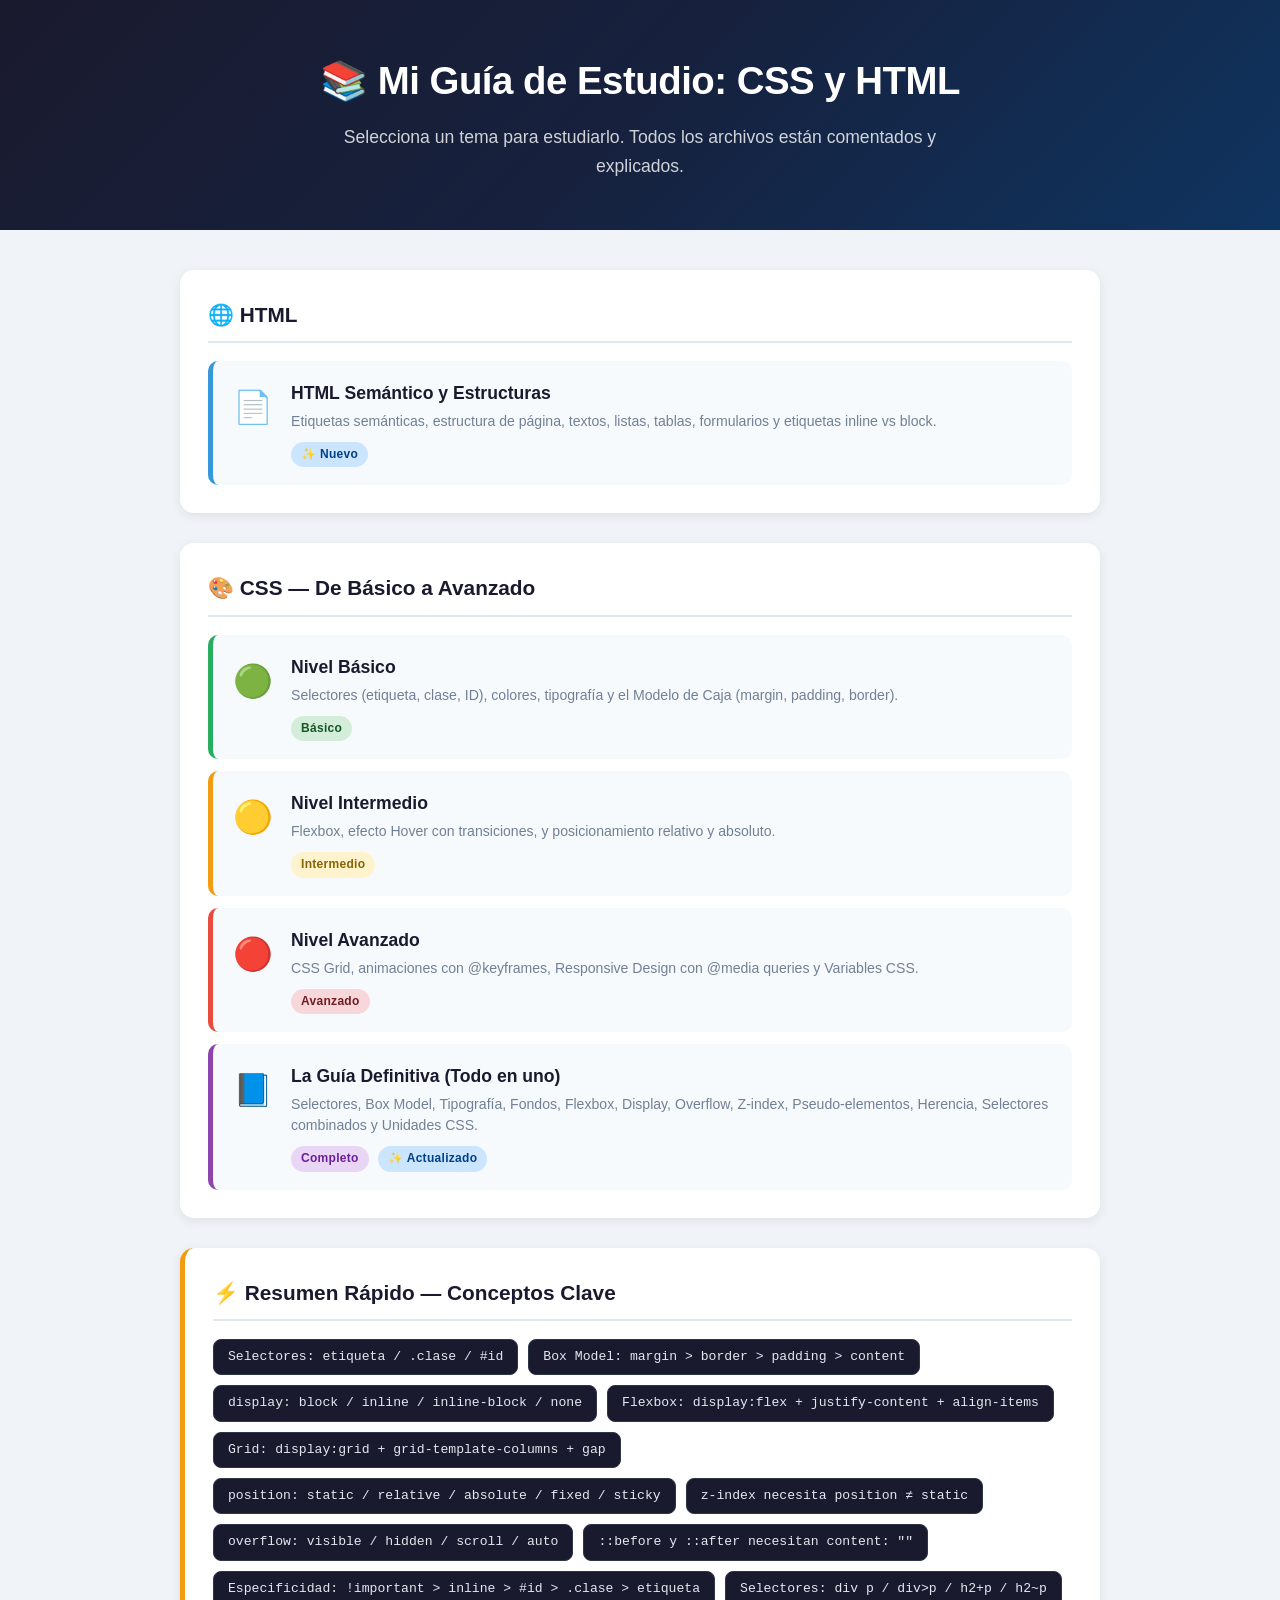
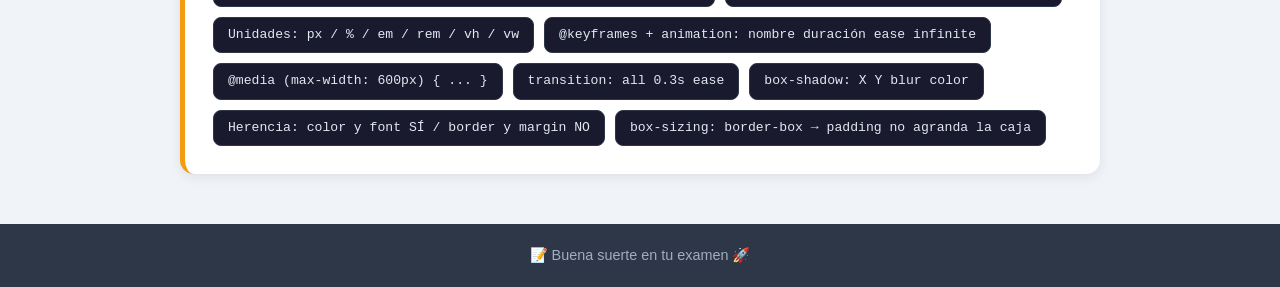
<file: html/index.html>
<!DOCTYPE html>
<html lang="es">
<head>
    <meta charset="UTF-8">
    <meta name="viewport" content="width=device-width, initial-scale=1.0">
    <title>Mi Guía de CSS y HTML — Inicio</title>
    <link rel="stylesheet" href="../css/style.css">
</head>
<body>

    <header class="cabecera">
        <h1>📚 Mi Guía de Estudio: CSS y HTML</h1>
        <p>Selecciona un tema para estudiarlo. Todos los archivos están comentados y explicados.</p>
    </header>

    <main class="contenedor-principal">

        <!-- BLOQUE HTML -->
        <section class="bloque-tema">
            <h2 class="titulo-bloque">🌐 HTML</h2>

            <a href="html-semantico.html" class="tarjeta tarjeta-html">
                <span class="tarjeta-icono">📄</span>
                <div class="tarjeta-info">
                    <h3>HTML Semántico y Estructuras</h3>
                    <p>Etiquetas semánticas, estructura de página, textos, listas, tablas, formularios y etiquetas inline vs block.</p>
                    <span class="etiqueta nivel-nuevo">✨ Nuevo</span>
                </div>
            </a>
        </section>

        <!-- BLOQUE CSS -->
        <section class="bloque-tema">
            <h2 class="titulo-bloque">🎨 CSS — De Básico a Avanzado</h2>

            <a href="basico.html" class="tarjeta tarjeta-basico">
                <span class="tarjeta-icono">🟢</span>
                <div class="tarjeta-info">
                    <h3>Nivel Básico</h3>
                    <p>Selectores (etiqueta, clase, ID), colores, tipografía y el Modelo de Caja (margin, padding, border).</p>
                    <span class="etiqueta nivel-basico">Básico</span>
                </div>
            </a>

            <a href="intermedio.html" class="tarjeta tarjeta-intermedio">
                <span class="tarjeta-icono">🟡</span>
                <div class="tarjeta-info">
                    <h3>Nivel Intermedio</h3>
                    <p>Flexbox, efecto Hover con transiciones, y posicionamiento relativo y absoluto.</p>
                    <span class="etiqueta nivel-intermedio">Intermedio</span>
                </div>
            </a>

            <a href="avanzado.html" class="tarjeta tarjeta-avanzado">
                <span class="tarjeta-icono">🔴</span>
                <div class="tarjeta-info">
                    <h3>Nivel Avanzado</h3>
                    <p>CSS Grid, animaciones con @keyframes, Responsive Design con @media queries y Variables CSS.</p>
                    <span class="etiqueta nivel-avanzado">Avanzado</span>
                </div>
            </a>

            <a href="guia-definitiva.html" class="tarjeta tarjeta-definitiva">
                <span class="tarjeta-icono">📘</span>
                <div class="tarjeta-info">
                    <h3>La Guía Definitiva (Todo en uno)</h3>
                    <p>Selectores, Box Model, Tipografía, Fondos, Flexbox, Display, Overflow, Z-index, Pseudo-elementos, Herencia, Selectores combinados y Unidades CSS.</p>
                    <span class="etiqueta nivel-completo">Completo</span>
                    <span class="etiqueta nivel-nuevo">✨ Actualizado</span>
                </div>
            </a>
        </section>

        <!-- RESUMEN RÁPIDO PARA EXAMEN -->
        <section class="bloque-tema bloque-resumen">
            <h2 class="titulo-bloque">⚡ Resumen Rápido — Conceptos Clave</h2>
            <div class="grid-resumen">
                <div class="chip-concepto">Selectores: etiqueta / .clase / #id</div>
                <div class="chip-concepto">Box Model: margin > border > padding > content</div>
                <div class="chip-concepto">display: block / inline / inline-block / none</div>
                <div class="chip-concepto">Flexbox: display:flex + justify-content + align-items</div>
                <div class="chip-concepto">Grid: display:grid + grid-template-columns + gap</div>
                <div class="chip-concepto">position: static / relative / absolute / fixed / sticky</div>
                <div class="chip-concepto">z-index necesita position ≠ static</div>
                <div class="chip-concepto">overflow: visible / hidden / scroll / auto</div>
                <div class="chip-concepto">::before y ::after necesitan content: ""</div>
                <div class="chip-concepto">Especificidad: !important > inline > #id > .clase > etiqueta</div>
                <div class="chip-concepto">Selectores: div p / div>p / h2+p / h2~p</div>
                <div class="chip-concepto">Unidades: px / % / em / rem / vh / vw</div>
                <div class="chip-concepto">@keyframes + animation: nombre duración ease infinite</div>
                <div class="chip-concepto">@media (max-width: 600px) { ... }</div>
                <div class="chip-concepto">transition: all 0.3s ease</div>
                <div class="chip-concepto">box-shadow: X Y blur color</div>
                <div class="chip-concepto">Herencia: color y font SÍ / border y margin NO</div>
                <div class="chip-concepto">box-sizing: border-box → padding no agranda la caja</div>
            </div>
        </section>

    </main>

    <footer class="pie">
        <p>📝 Buena suerte en tu examen 🚀</p>
    </footer>

</body>
</html>
</file>
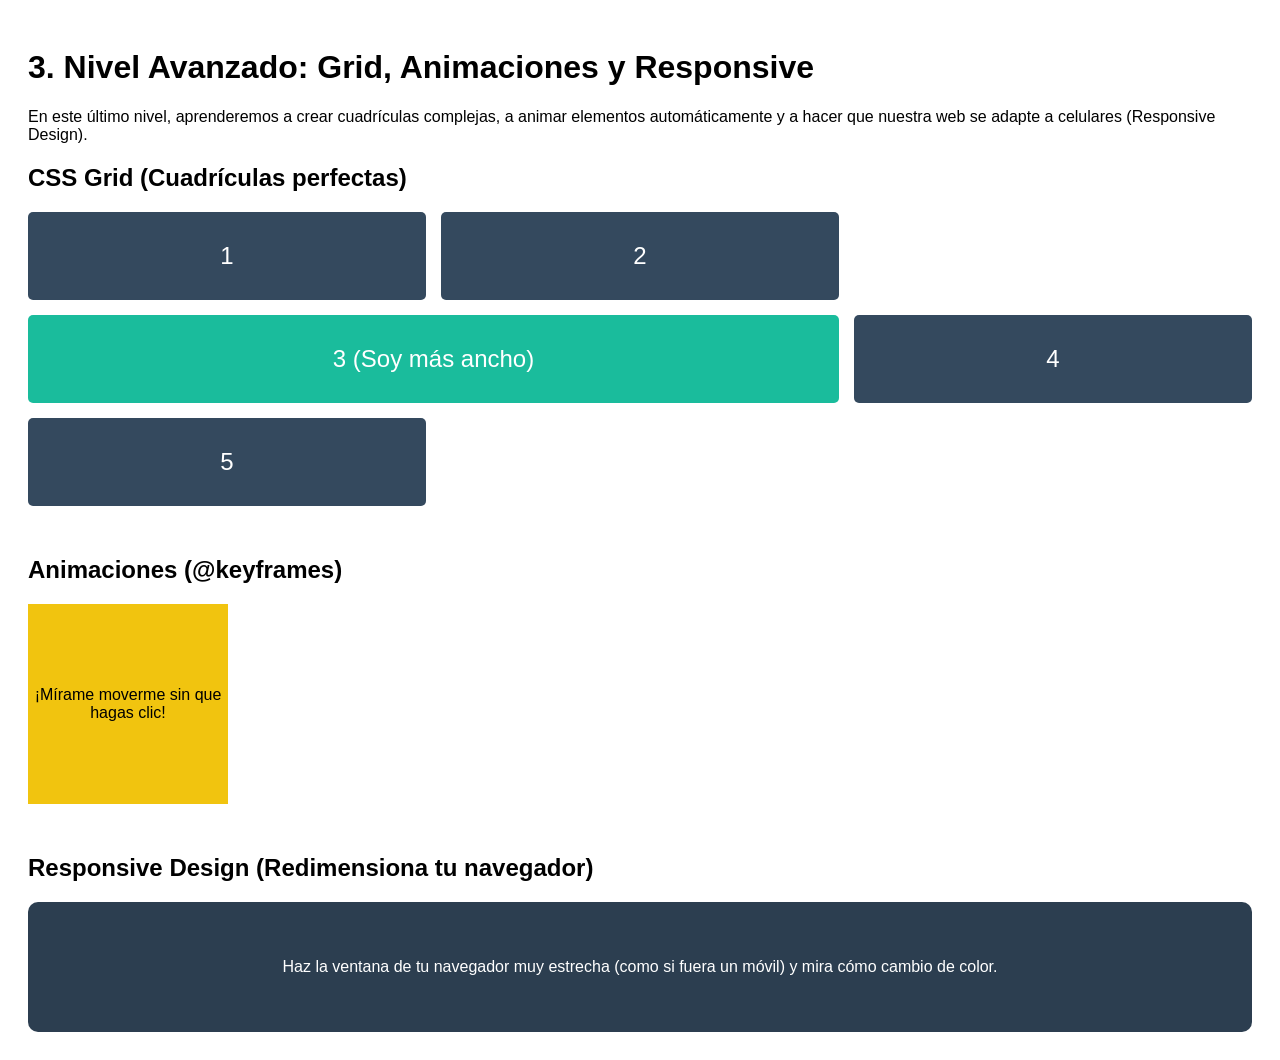
<file: html/avanzado.html>
<!DOCTYPE html>
<html lang="es">
<head>
    <meta charset="UTF-8">
    <meta name="viewport" content="width=device-width, initial-scale=1.0">
    <title>Nivel Avanzado - CSS</title>
    <link rel="stylesheet" href="../css/avanzado.css">
</head>
<body>

    <h1>3. Nivel Avanzado: Grid, Animaciones y Responsive</h1>
    
    <p>En este último nivel, aprenderemos a crear cuadrículas complejas, a animar elementos automáticamente y a hacer que nuestra web se adapte a celulares (Responsive Design).</p>

    <!-- Ejercicio 1: CSS Grid -->
    <h2>CSS Grid (Cuadrículas perfectas)</h2>
    <div class="contenedor-grid">
        <div class="item-grid">1</div>
        <div class="item-grid">2</div>
        <div class="item-grid col-ancha">3 (Soy más ancho)</div>
        <div class="item-grid">4</div>
        <div class="item-grid">5</div>
    </div>

    <!-- Ejercicio 2: Animaciones Automáticas -->
    <h2>Animaciones (@keyframes)</h2>
    <div class="caja-animada">
        <p>¡Mírame moverme sin que hagas clic!</p>
    </div>

    <!-- Ejercicio 3: Responsive Design -->
    <h2>Responsive Design (Redimensiona tu navegador)</h2>
    <div class="caja-responsive">
        <p>Haz la ventana de tu navegador muy estrecha (como si fuera un móvil) y mira cómo cambio de color.</p>
    </div>

</body>
</html>
</file>
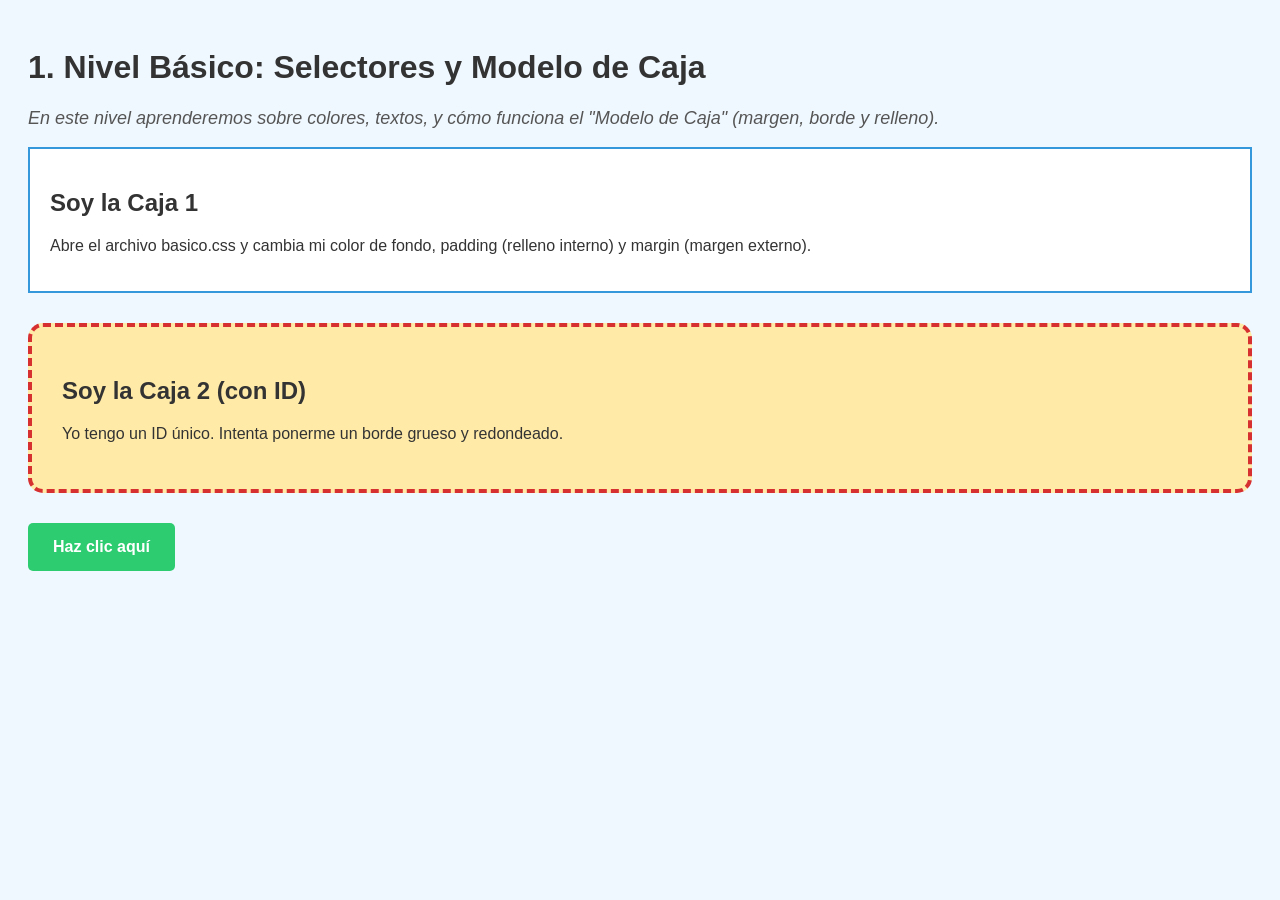
<file: html/basico.html>
<!DOCTYPE html>
<html lang="es">
<head>
    <meta charset="UTF-8">
    <meta name="viewport" content="width=device-width, initial-scale=1.0">
    <title>Nivel Básico - CSS</title>
    <!-- Conectamos con el archivo CSS básico -->
    <link rel="stylesheet" href="../css/basico.css">
</head>
<body>

    <h1>1. Nivel Básico: Selectores y Modelo de Caja</h1>
    
    <p class="texto-destacado">En este nivel aprenderemos sobre colores, textos, y cómo funciona el "Modelo de Caja" (margen, borde y relleno).</p>

    <!-- Ejercicio de Modelo de Caja -->
    <div class="caja-1">
        <h2>Soy la Caja 1</h2>
        <p>Abre el archivo basico.css y cambia mi color de fondo, padding (relleno interno) y margin (margen externo).</p>
    </div>

    <div class="caja-2" id="caja-especial">
        <h2>Soy la Caja 2 (con ID)</h2>
        <p>Yo tengo un ID único. Intenta ponerme un borde grueso y redondeado.</p>
    </div>

    <!-- Ejercicio de Botón -->
    <button class="mi-boton">Haz clic aquí</button>

</body>
</html>
</file>
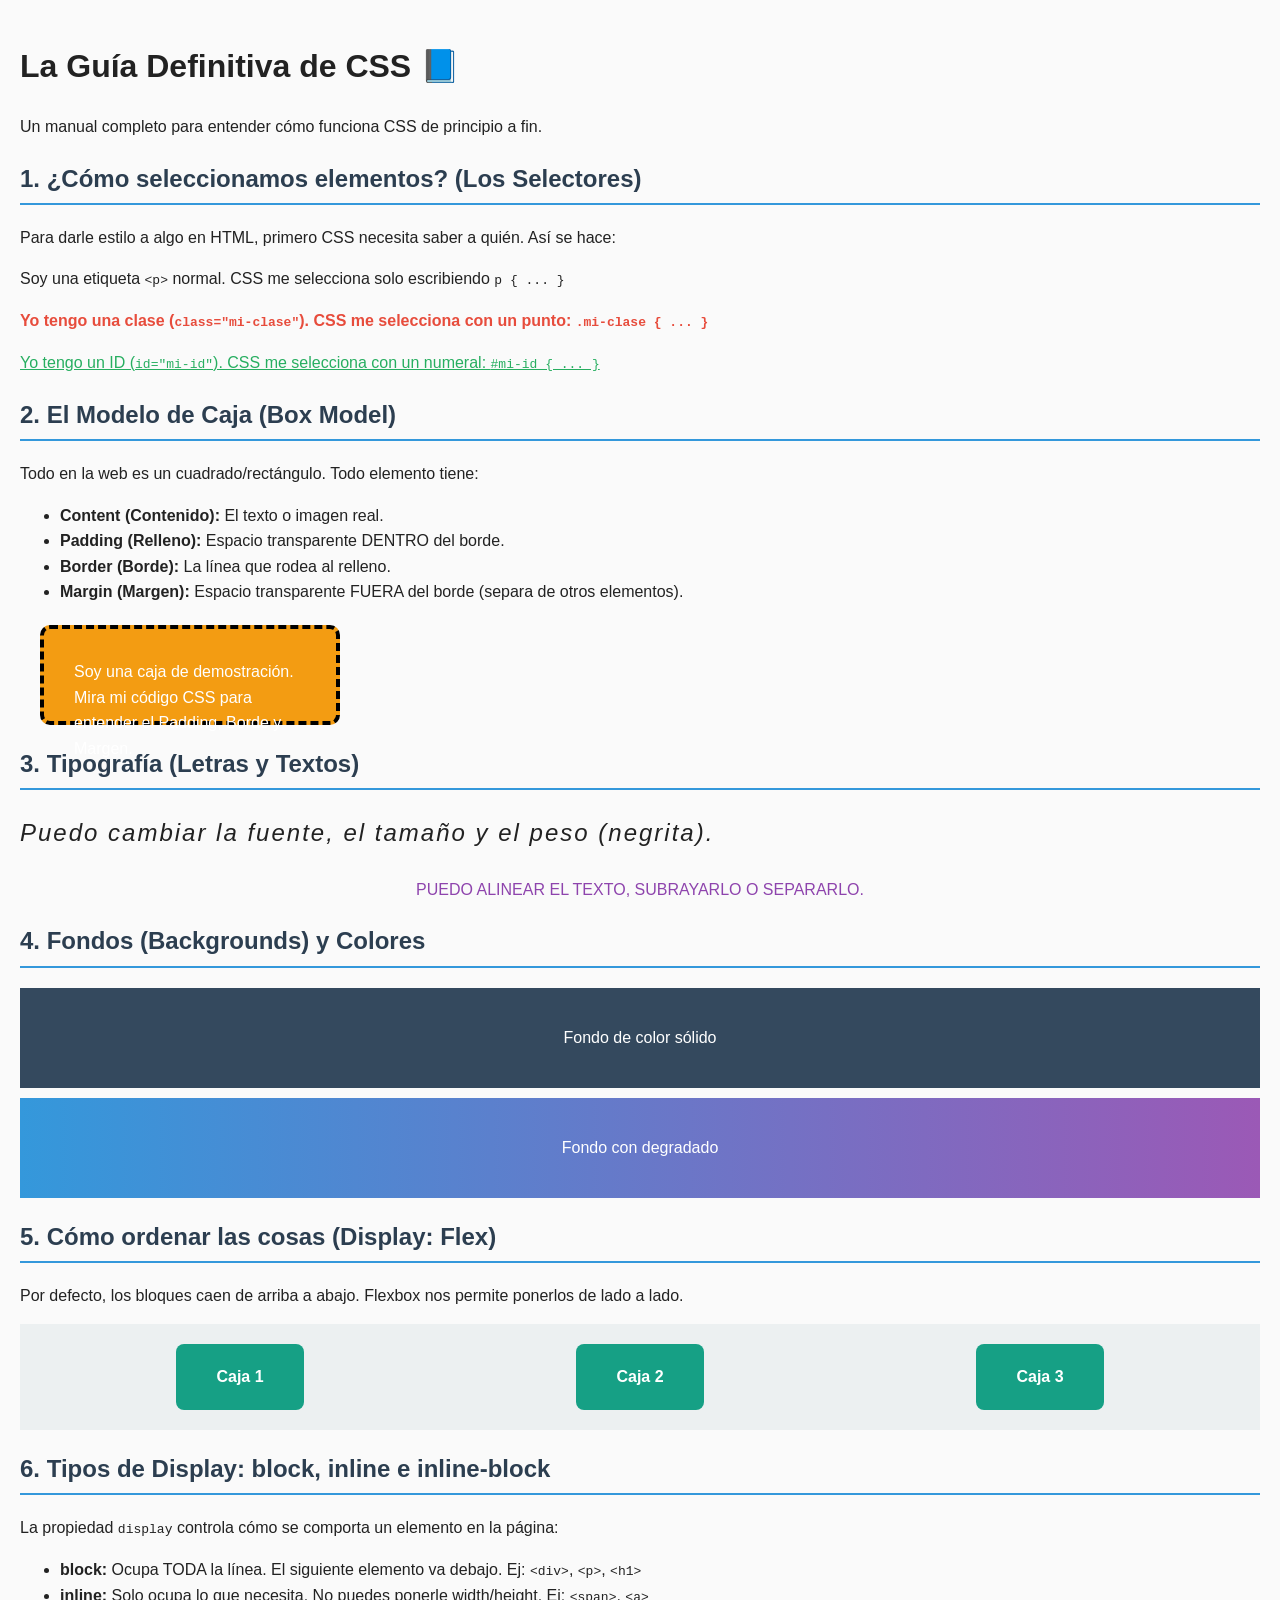
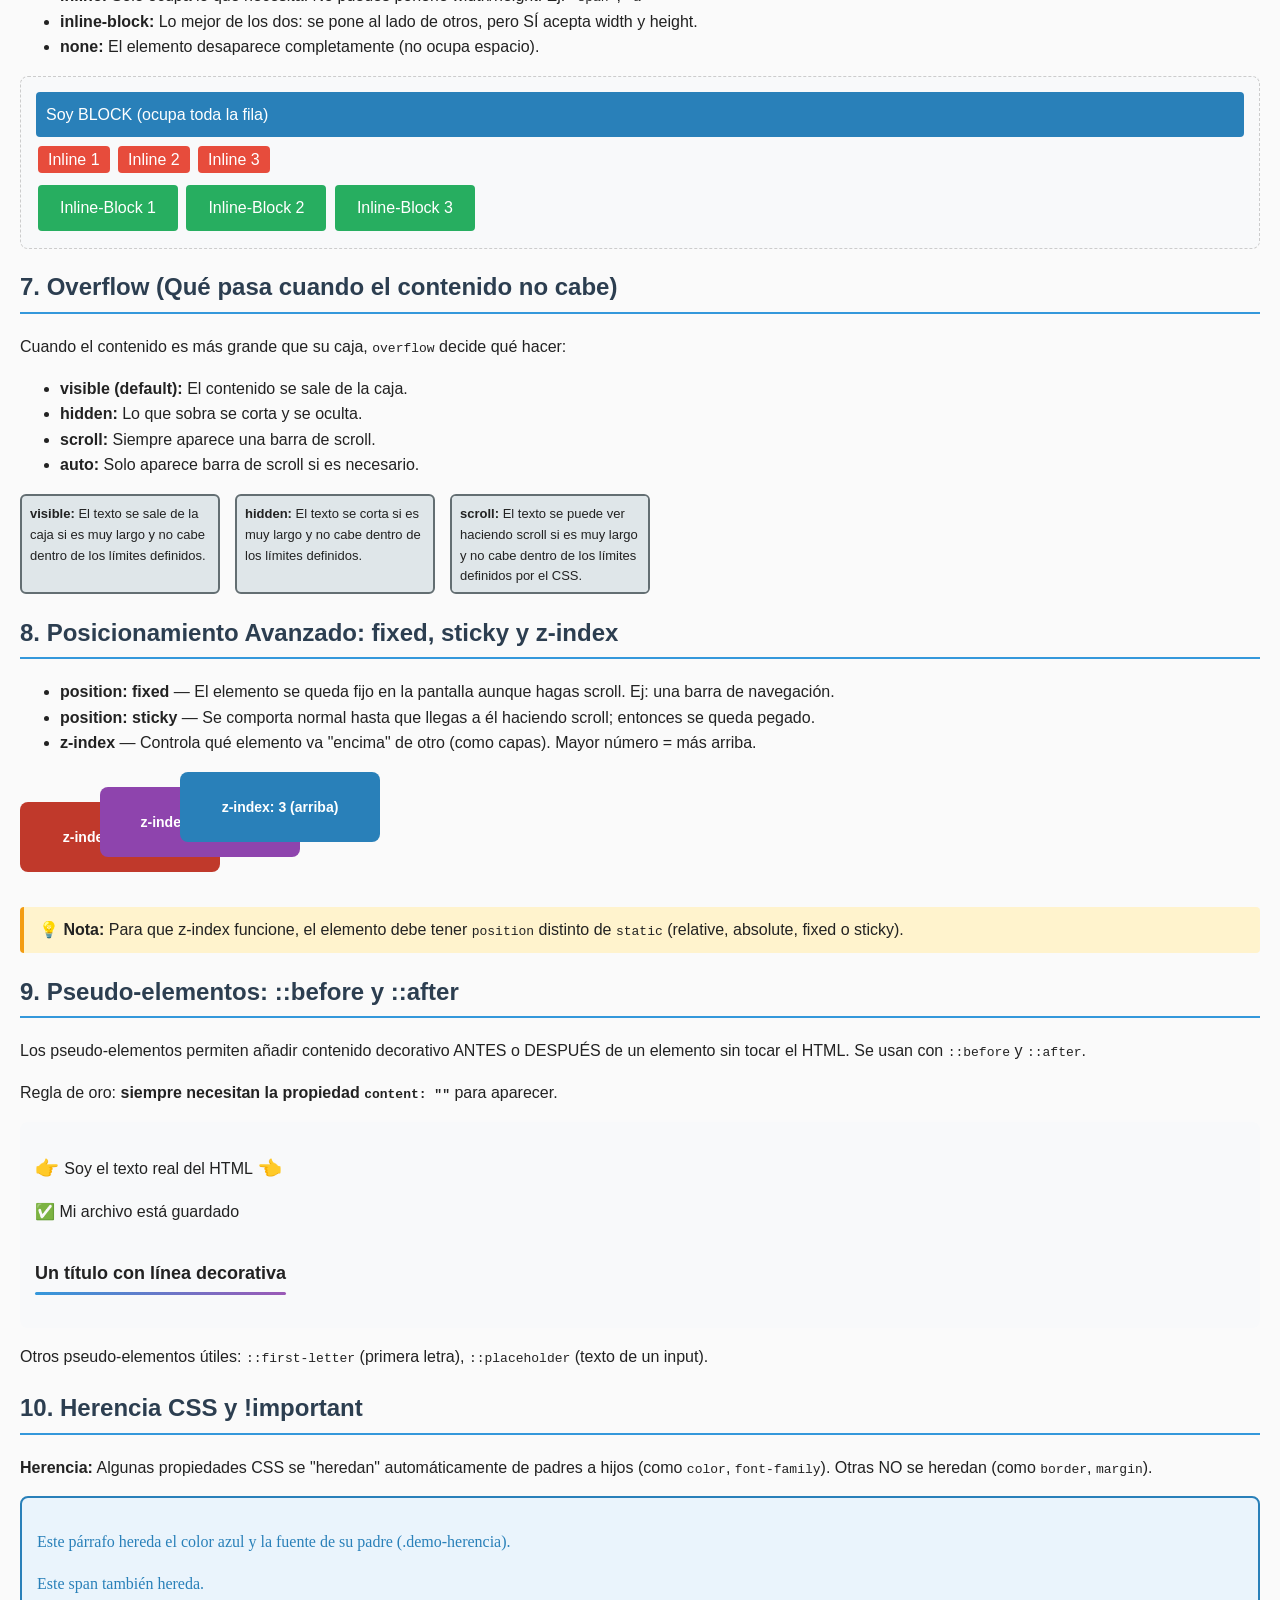
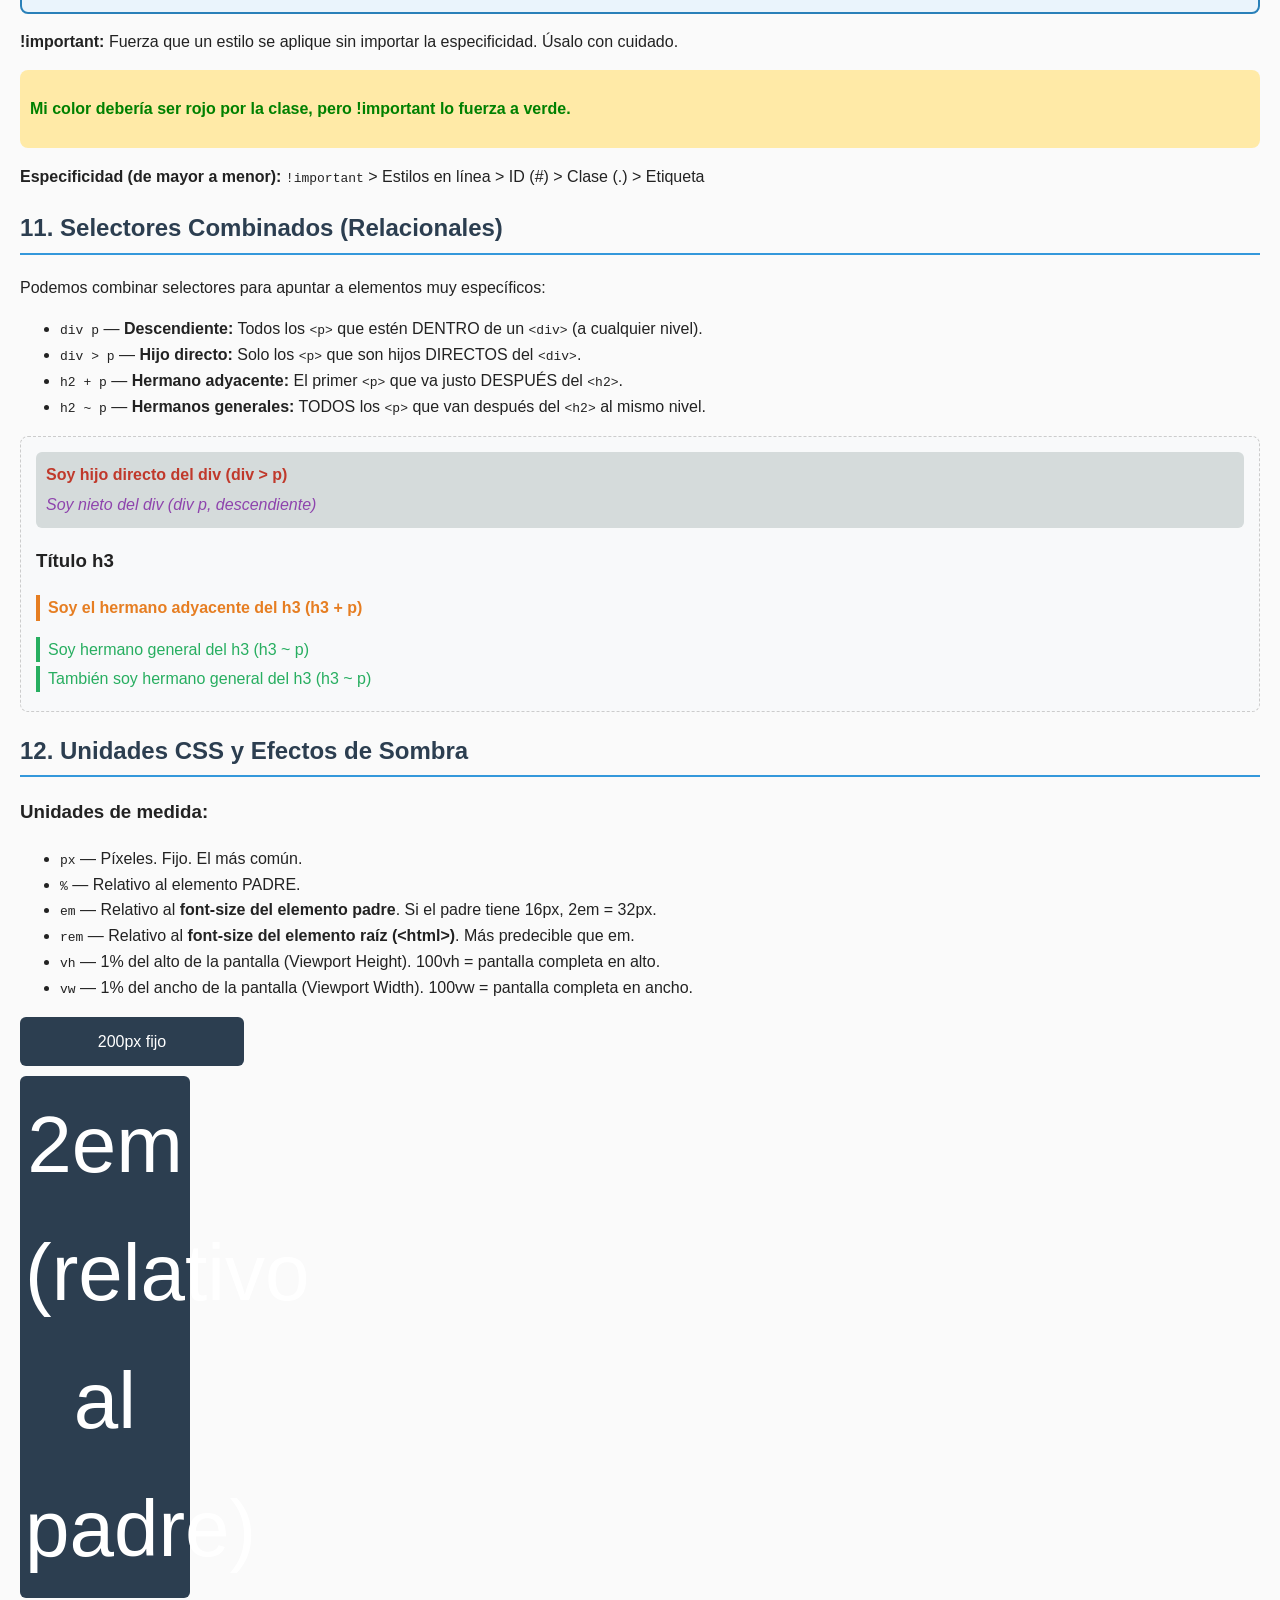
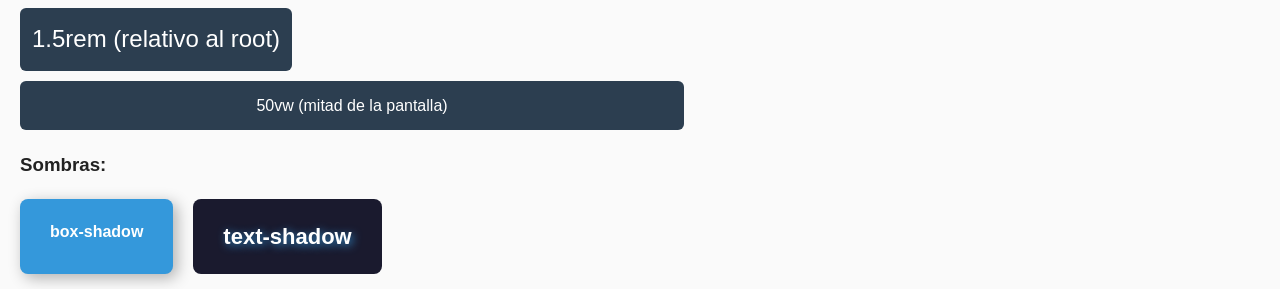
<file: html/guia-definitiva.html>
<!DOCTYPE html>
<html lang="es">
<head>
    <meta charset="UTF-8">
    <meta name="viewport" content="width=device-width, initial-scale=1.0">
    <title>La Guía Definitiva de CSS</title>
    <link rel="stylesheet" href="../css/guia-definitiva.css">
</head>
<body>

    <header>
        <h1>La Guía Definitiva de CSS 📘</h1>
        <p>Un manual completo para entender cómo funciona CSS de principio a fin.</p>
    </header>

    <main>
        <!-- SECCIÓN 1: SELECTORES -->
        <section class="seccion-guia">
            <h2>1. ¿Cómo seleccionamos elementos? (Los Selectores)</h2>
            <p>Para darle estilo a algo en HTML, primero CSS necesita saber a quién. Así se hace:</p>
            
            <div class="ejemplo">
                <p>Soy una etiqueta <code>&lt;p&gt;</code> normal. CSS me selecciona solo escribiendo <code>p { ... }</code></p>
                <p class="mi-clase">Yo tengo una clase (<code>class="mi-clase"</code>). CSS me selecciona con un punto: <code>.mi-clase { ... }</code></p>
                <p id="mi-id">Yo tengo un ID (<code>id="mi-id"</code>). CSS me selecciona con un numeral: <code>#mi-id { ... }</code></p>
            </div>
        </section>

        <!-- SECCIÓN 2: MODELO DE CAJA -->
        <section class="seccion-guia">
            <h2>2. El Modelo de Caja (Box Model)</h2>
            <p>Todo en la web es un cuadrado/rectángulo. Todo elemento tiene:</p>
            <ul>
                <li><strong>Content (Contenido):</strong> El texto o imagen real.</li>
                <li><strong>Padding (Relleno):</strong> Espacio transparente DENTRO del borde.</li>
                <li><strong>Border (Borde):</strong> La línea que rodea al relleno.</li>
                <li><strong>Margin (Margen):</strong> Espacio transparente FUERA del borde (separa de otros elementos).</li>
            </ul>
            
            <div class="caja-demostracion">
                Soy una caja de demostración. Mira mi código CSS para entender el Padding, Borde y Margen.
            </div>
        </section>

        <!-- SECCIÓN 3: TEXTOS Y TIPOGRAFÍA -->
        <section class="seccion-guia">
            <h2>3. Tipografía (Letras y Textos)</h2>
            <div class="textos-ejemplo">
                <p class="texto-1">Puedo cambiar la fuente, el tamaño y el peso (negrita).</p>
                <p class="texto-2">Puedo alinear el texto, subrayarlo o separarlo.</p>
            </div>
        </section>

        <!-- SECCIÓN 4: FONDOS Y COLORES -->
        <section class="seccion-guia">
            <h2>4. Fondos (Backgrounds) y Colores</h2>
            <div class="fondos-ejemplo">
                <div class="fondo-solido">Fondo de color sólido</div>
                <div class="fondo-gradiente">Fondo con degradado</div>
            </div>
        </section>

        <!-- SECCIÓN 5: DISPLAY Y ALINEACIÓN (FLEXBOX) -->
        <section class="seccion-guia">
            <h2>5. Cómo ordenar las cosas (Display: Flex)</h2>
            <p>Por defecto, los bloques caen de arriba a abajo. Flexbox nos permite ponerlos de lado a lado.</p>
            <div class="mi-contenedor-flex">
                <div class="cajita">Caja 1</div>
                <div class="cajita">Caja 2</div>
                <div class="cajita">Caja 3</div>
            </div>
        </section>

        <!-- SECCIÓN 6: TIPOS DE DISPLAY -->
        <section class="seccion-guia">
            <h2>6. Tipos de Display: block, inline e inline-block</h2>
            <p>La propiedad <code>display</code> controla cómo se comporta un elemento en la página:</p>
            <ul>
                <li><strong>block:</strong> Ocupa TODA la línea. El siguiente elemento va debajo. Ej: <code>&lt;div&gt;</code>, <code>&lt;p&gt;</code>, <code>&lt;h1&gt;</code></li>
                <li><strong>inline:</strong> Solo ocupa lo que necesita. No puedes ponerle width/height. Ej: <code>&lt;span&gt;</code>, <code>&lt;a&gt;</code></li>
                <li><strong>inline-block:</strong> Lo mejor de los dos: se pone al lado de otros, pero SÍ acepta width y height.</li>
                <li><strong>none:</strong> El elemento desaparece completamente (no ocupa espacio).</li>
            </ul>
            <div class="demo-display">
                <div class="demo-block">Soy BLOCK (ocupa toda la fila)</div>
                <span class="demo-inline">Inline 1</span>
                <span class="demo-inline">Inline 2</span>
                <span class="demo-inline">Inline 3</span>
                <div style="margin-top: 10px;">
                    <span class="demo-inline-block">Inline-Block 1</span>
                    <span class="demo-inline-block">Inline-Block 2</span>
                    <span class="demo-inline-block">Inline-Block 3</span>
                </div>
            </div>
        </section>

        <!-- SECCIÓN 7: OVERFLOW -->
        <section class="seccion-guia">
            <h2>7. Overflow (Qué pasa cuando el contenido no cabe)</h2>
            <p>Cuando el contenido es más grande que su caja, <code>overflow</code> decide qué hacer:</p>
            <ul>
                <li><strong>visible (default):</strong> El contenido se sale de la caja.</li>
                <li><strong>hidden:</strong> Lo que sobra se corta y se oculta.</li>
                <li><strong>scroll:</strong> Siempre aparece una barra de scroll.</li>
                <li><strong>auto:</strong> Solo aparece barra de scroll si es necesario.</li>
            </ul>
            <div class="demo-overflow-wrap">
                <div class="overflow-visible">
                    <strong>visible:</strong> El texto se sale de la caja si es muy largo y no cabe dentro de los límites definidos.
                </div>
                <div class="overflow-hidden">
                    <strong>hidden:</strong> El texto se corta si es muy largo y no cabe dentro de los límites definidos.
                </div>
                <div class="overflow-scroll">
                    <strong>scroll:</strong> El texto se puede ver haciendo scroll si es muy largo y no cabe dentro de los límites definidos por el CSS.
                </div>
            </div>
        </section>

        <!-- SECCIÓN 8: Z-INDEX, FIXED Y STICKY -->
        <section class="seccion-guia">
            <h2>8. Posicionamiento Avanzado: fixed, sticky y z-index</h2>
            <ul>
                <li><strong>position: fixed</strong> — El elemento se queda fijo en la pantalla aunque hagas scroll. Ej: una barra de navegación.</li>
                <li><strong>position: sticky</strong> — Se comporta normal hasta que llegas a él haciendo scroll; entonces se queda pegado.</li>
                <li><strong>z-index</strong> — Controla qué elemento va "encima" de otro (como capas). Mayor número = más arriba.</li>
            </ul>
            <div class="demo-zindex-container">
                <div class="capa capa-1">z-index: 1 (abajo)</div>
                <div class="capa capa-2">z-index: 2 (medio)</div>
                <div class="capa capa-3">z-index: 3 (arriba)</div>
            </div>
            <p class="nota-tip">💡 <strong>Nota:</strong> Para que z-index funcione, el elemento debe tener <code>position</code> distinto de <code>static</code> (relative, absolute, fixed o sticky).</p>
        </section>

        <!-- SECCIÓN 9: PSEUDO-ELEMENTOS -->
        <section class="seccion-guia">
            <h2>9. Pseudo-elementos: ::before y ::after</h2>
            <p>Los pseudo-elementos permiten añadir contenido decorativo ANTES o DESPUÉS de un elemento sin tocar el HTML. Se usan con <code>::before</code> y <code>::after</code>.</p>
            <p>Regla de oro: <strong>siempre necesitan la propiedad <code>content: ""</code></strong> para aparecer.</p>
            <div class="demo-pseudoelementos">
                <p class="con-before-after">Soy el texto real del HTML</p>
                <p class="con-icono">Mi archivo está guardado</p>
                <p class="con-linea">Un título con línea decorativa</p>
            </div>
            <p>Otros pseudo-elementos útiles: <code>::first-letter</code> (primera letra), <code>::placeholder</code> (texto de un input).</p>
        </section>

        <!-- SECCIÓN 10: HERENCIA Y !IMPORTANT -->
        <section class="seccion-guia">
            <h2>10. Herencia CSS y !important</h2>
            <p><strong>Herencia:</strong> Algunas propiedades CSS se "heredan" automáticamente de padres a hijos (como <code>color</code>, <code>font-family</code>). Otras NO se heredan (como <code>border</code>, <code>margin</code>).</p>
            <div class="demo-herencia">
                <p>Este párrafo hereda el color azul y la fuente de su padre (.demo-herencia).</p>
                <span>Este span también hereda.</span>
            </div>
            <p style="margin-top:15px;"><strong>!important:</strong> Fuerza que un estilo se aplique sin importar la especificidad. Úsalo con cuidado.</p>
            <div class="demo-important">
                <p class="importante-ejemplo">Mi color debería ser rojo por la clase, pero !important lo fuerza a verde.</p>
            </div>
            <p><strong>Especificidad (de mayor a menor):</strong> <code>!important</code> &gt; Estilos en línea &gt; ID (#) &gt; Clase (.) &gt; Etiqueta</p>
        </section>

        <!-- SECCIÓN 11: SELECTORES COMBINADOS -->
        <section class="seccion-guia">
            <h2>11. Selectores Combinados (Relacionales)</h2>
            <p>Podemos combinar selectores para apuntar a elementos muy específicos:</p>
            <ul>
                <li><code>div p</code> — <strong>Descendiente:</strong> Todos los <code>&lt;p&gt;</code> que estén DENTRO de un <code>&lt;div&gt;</code> (a cualquier nivel).</li>
                <li><code>div &gt; p</code> — <strong>Hijo directo:</strong> Solo los <code>&lt;p&gt;</code> que son hijos DIRECTOS del <code>&lt;div&gt;</code>.</li>
                <li><code>h2 + p</code> — <strong>Hermano adyacente:</strong> El primer <code>&lt;p&gt;</code> que va justo DESPUÉS del <code>&lt;h2&gt;</code>.</li>
                <li><code>h2 ~ p</code> — <strong>Hermanos generales:</strong> TODOS los <code>&lt;p&gt;</code> que van después del <code>&lt;h2&gt;</code> al mismo nivel.</li>
            </ul>
            <div class="demo-selectores">
                <div class="caja-padre-sel">
                    <p class="p-directo">Soy hijo directo del div (div &gt; p)</p>
                    <div>
                        <p class="p-nieto">Soy nieto del div (div p, descendiente)</p>
                    </div>
                </div>
                <h3 class="h3-demo">Título h3</h3>
                <p class="p-adyacente">Soy el hermano adyacente del h3 (h3 + p)</p>
                <p class="p-general">Soy hermano general del h3 (h3 ~ p)</p>
                <p class="p-general">También soy hermano general del h3 (h3 ~ p)</p>
            </div>
        </section>

        <!-- SECCIÓN 12: UNIDADES CSS Y SOMBRAS -->
        <section class="seccion-guia">
            <h2>12. Unidades CSS y Efectos de Sombra</h2>
            <h3>Unidades de medida:</h3>
            <ul>
                <li><code>px</code> — Píxeles. Fijo. El más común.</li>
                <li><code>%</code> — Relativo al elemento PADRE.</li>
                <li><code>em</code> — Relativo al <strong>font-size del elemento padre</strong>. Si el padre tiene 16px, 2em = 32px.</li>
                <li><code>rem</code> — Relativo al <strong>font-size del elemento raíz (&lt;html&gt;)</strong>. Más predecible que em.</li>
                <li><code>vh</code> — 1% del alto de la pantalla (Viewport Height). 100vh = pantalla completa en alto.</li>
                <li><code>vw</code> — 1% del ancho de la pantalla (Viewport Width). 100vw = pantalla completa en ancho.</li>
            </ul>
            <div class="demo-unidades">
                <div class="caja-px">200px fijo</div>
                <div class="caja-em">2em (relativo al padre)</div>
                <div class="caja-rem">1.5rem (relativo al root)</div>
                <div class="caja-vw">50vw (mitad de la pantalla)</div>
            </div>
            <h3 style="margin-top: 20px;">Sombras:</h3>
            <div class="demo-sombras">
                <div class="caja-box-shadow">box-shadow</div>
                <div class="caja-text-shadow">text-shadow</div>
            </div>
        </section>

    </main>

</body>
</html>
</file>
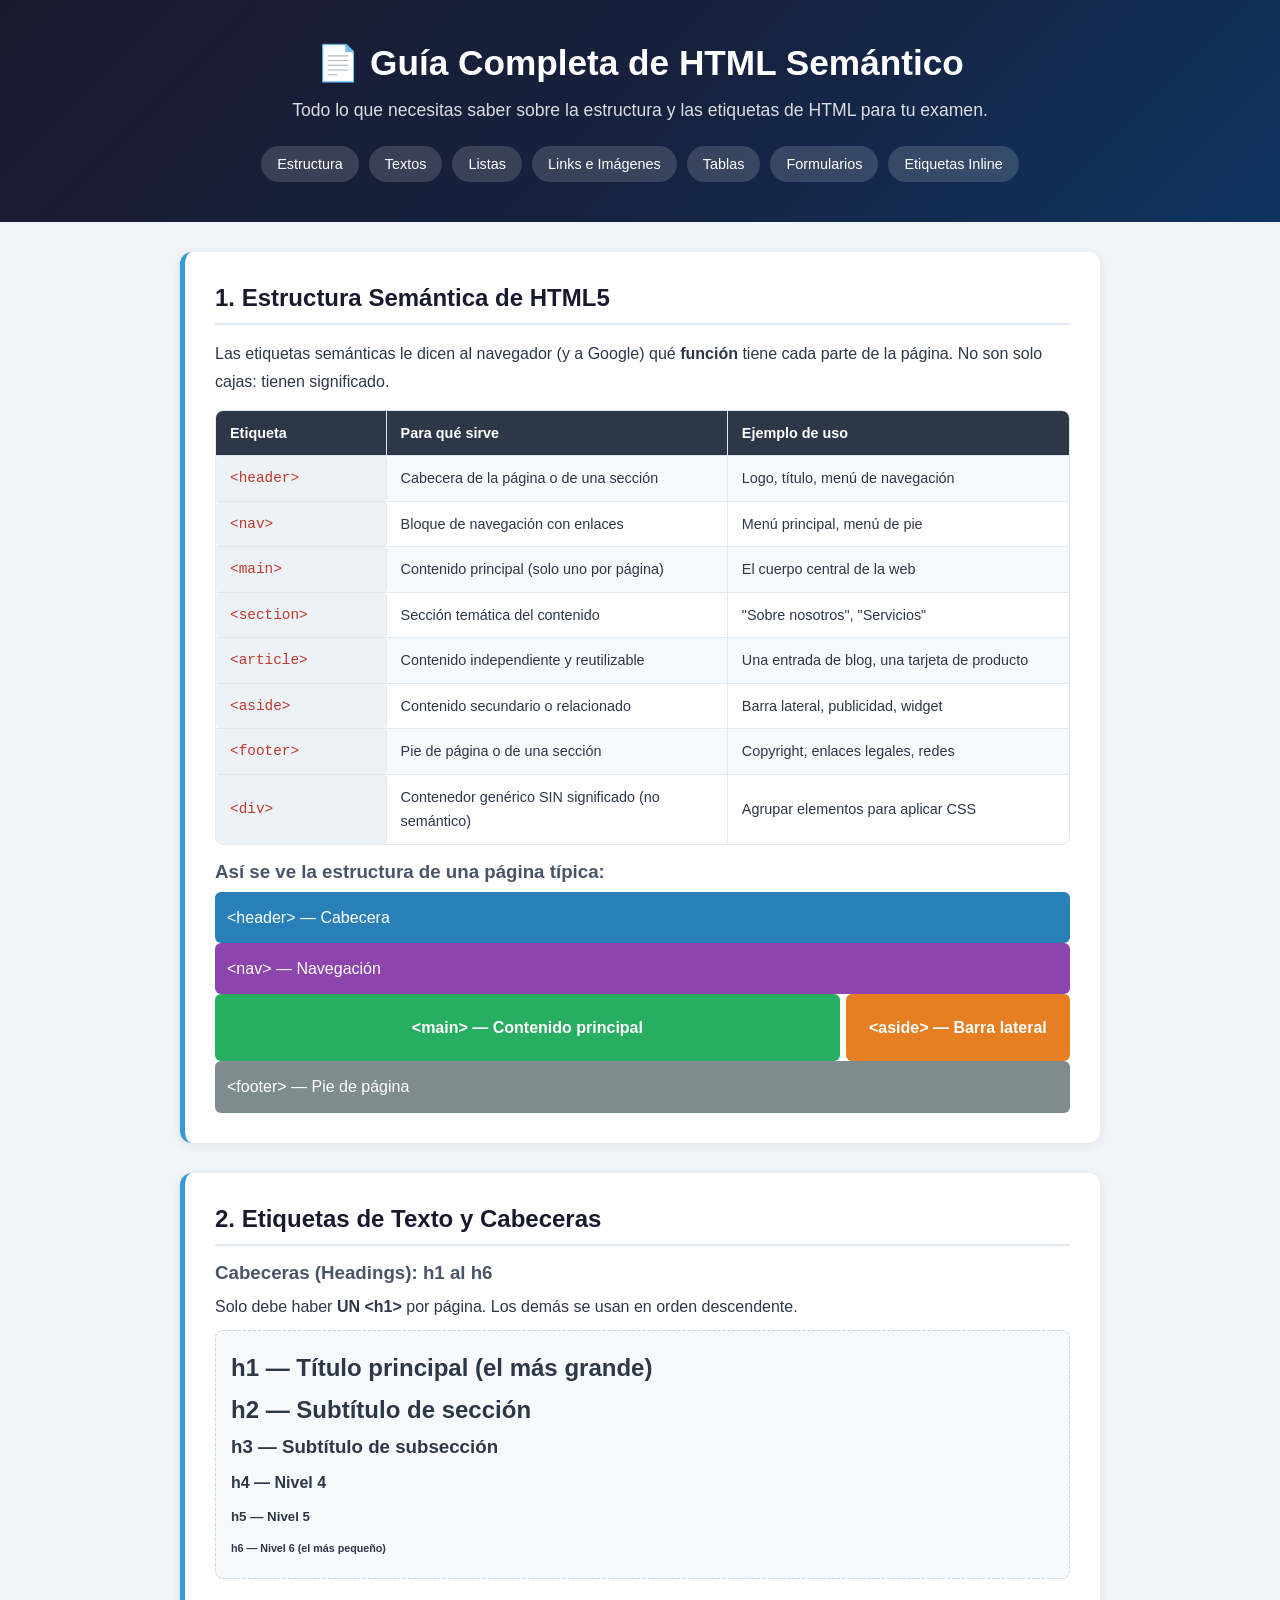
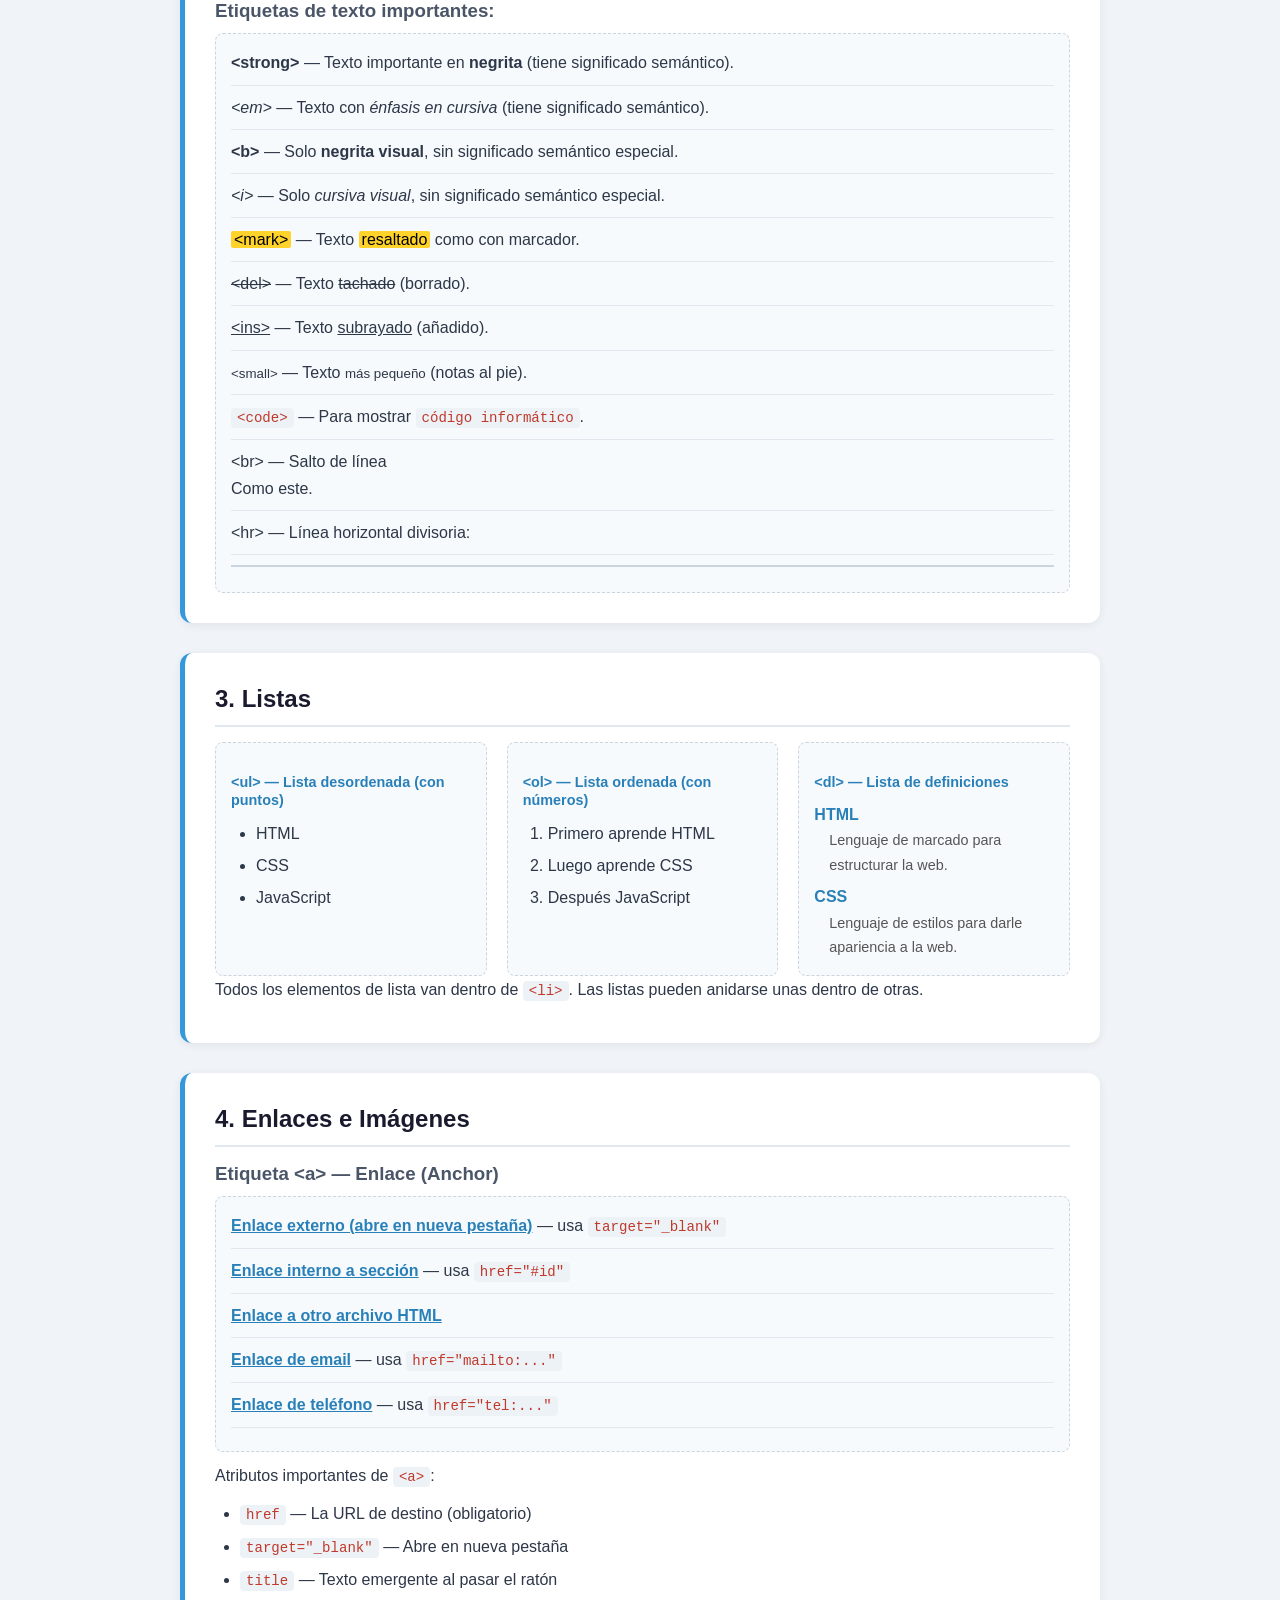
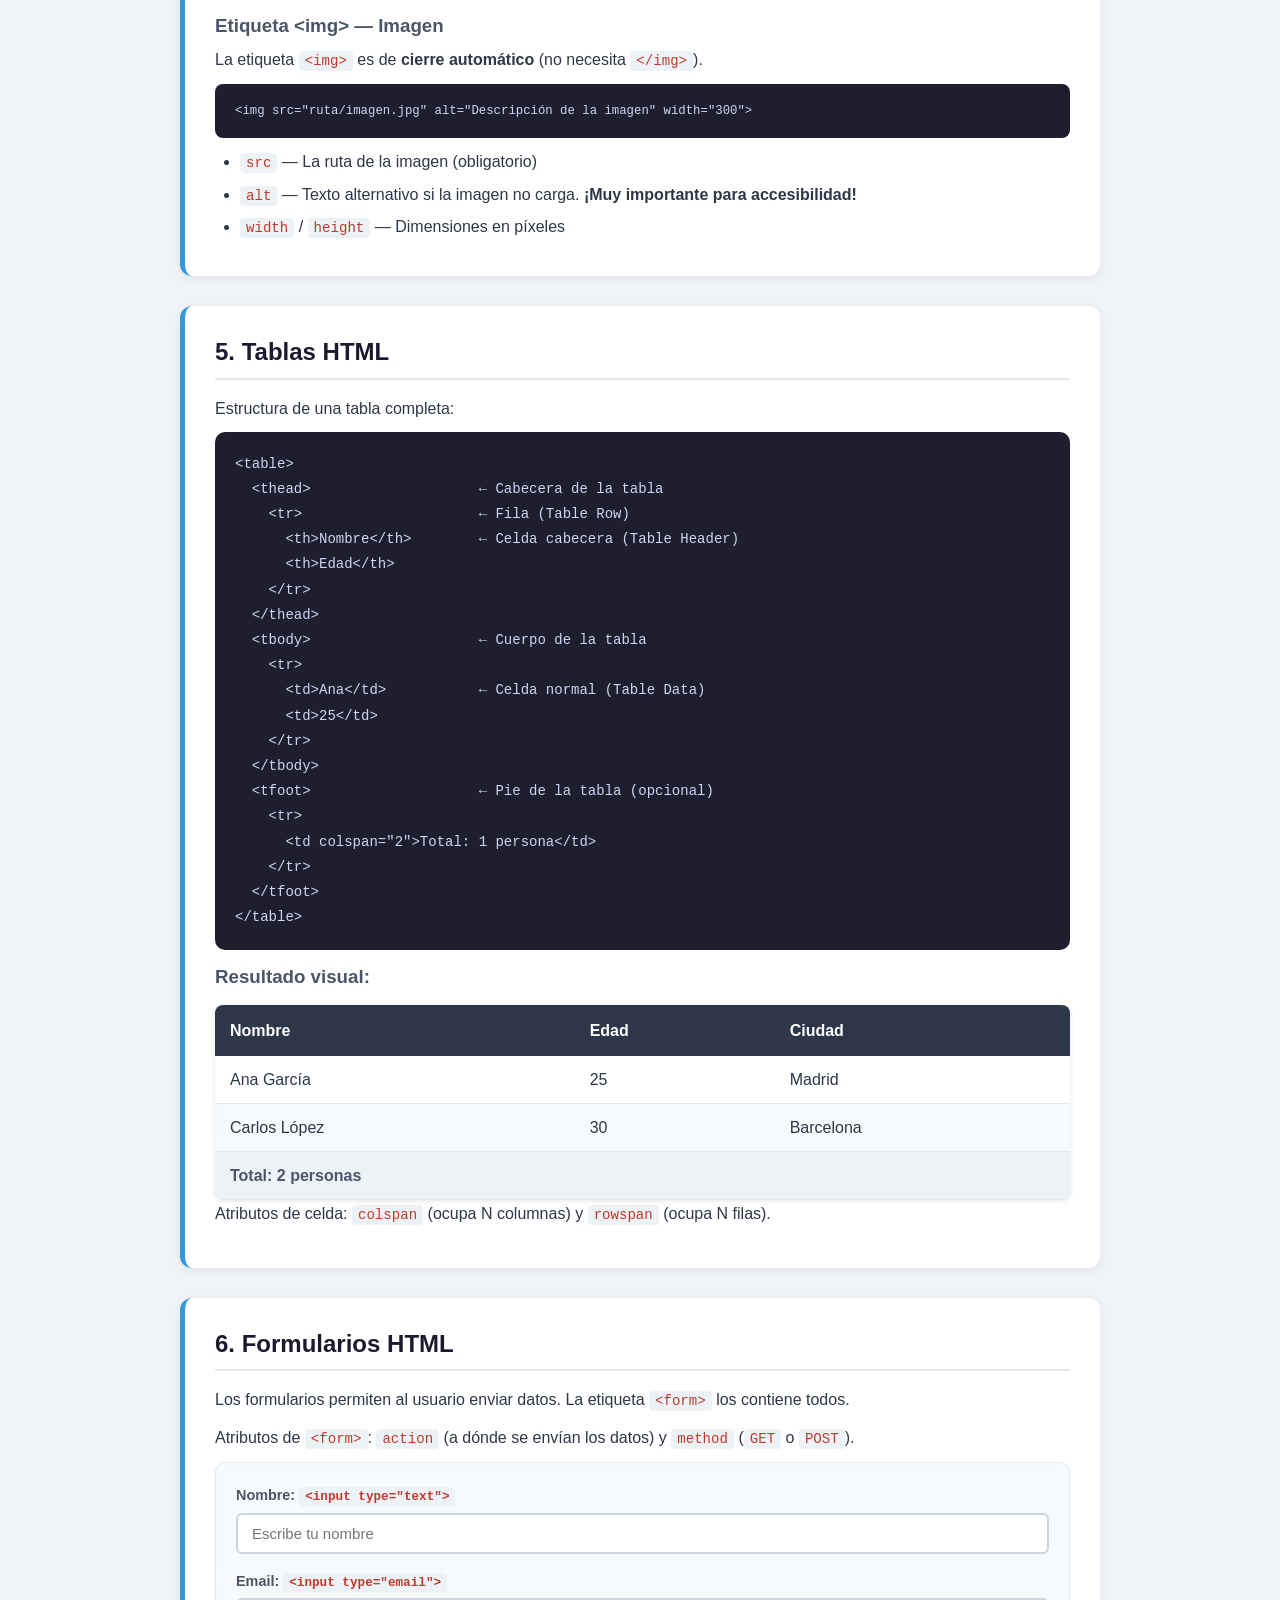
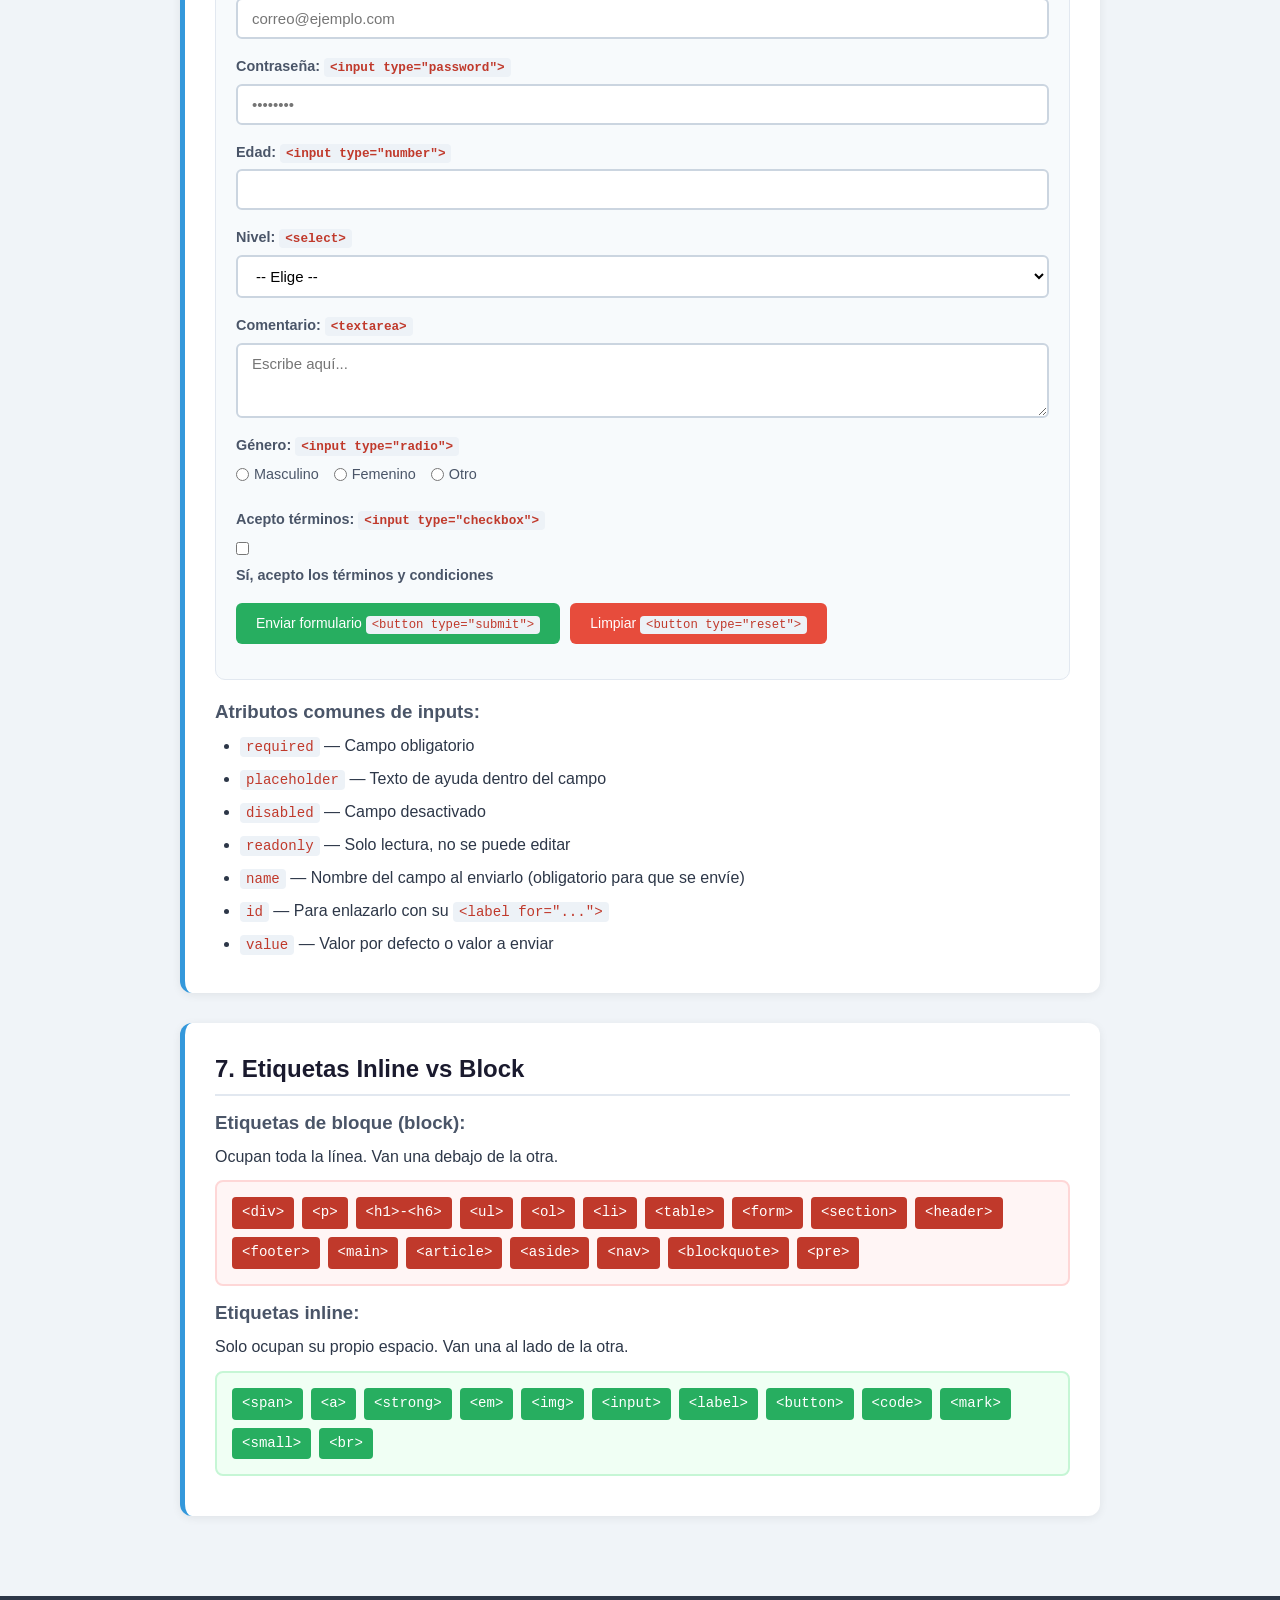
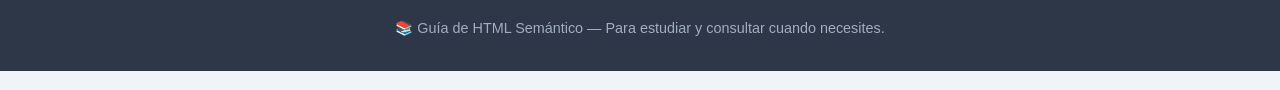
<file: html/html-semantico.html>
<!DOCTYPE html>
<html lang="es">
<head>
    <meta charset="UTF-8">
    <meta name="viewport" content="width=device-width, initial-scale=1.0">
    <title>Guía de HTML Semántico y Estructuras</title>
    <link rel="stylesheet" href="../css/html-semantico.css">
</head>
<body>

    <!-- =====================================================
         ESTRUCTURA SEMÁNTICA DE HTML5
         ===================================================== -->

    <header class="cabecera-principal">
        <h1>📄 Guía Completa de HTML Semántico</h1>
        <p>Todo lo que necesitas saber sobre la estructura y las etiquetas de HTML para tu examen.</p>
        <nav class="nav-principal">
            <a href="#estructura">Estructura</a>
            <a href="#textos">Textos</a>
            <a href="#listas">Listas</a>
            <a href="#enlaces">Links e Imágenes</a>
            <a href="#tablas">Tablas</a>
            <a href="#formularios">Formularios</a>
            <a href="#inline">Etiquetas Inline</a>
        </nav>
    </header>

    <main>

        <!-- SECCIÓN 1: ESTRUCTURA SEMÁNTICA -->
        <section class="seccion" id="estructura">
            <h2>1. Estructura Semántica de HTML5</h2>
            <p>Las etiquetas semánticas le dicen al navegador (y a Google) qué <strong>función</strong> tiene cada parte de la página. No son solo cajas: tienen significado.</p>

            <div class="tabla-semantica">
                <div class="fila-semantica cabecera-tabla">
                    <span>Etiqueta</span>
                    <span>Para qué sirve</span>
                    <span>Ejemplo de uso</span>
                </div>
                <div class="fila-semantica">
                    <code>&lt;header&gt;</code>
                    <span>Cabecera de la página o de una sección</span>
                    <span>Logo, título, menú de navegación</span>
                </div>
                <div class="fila-semantica">
                    <code>&lt;nav&gt;</code>
                    <span>Bloque de navegación con enlaces</span>
                    <span>Menú principal, menú de pie</span>
                </div>
                <div class="fila-semantica">
                    <code>&lt;main&gt;</code>
                    <span>Contenido principal (solo uno por página)</span>
                    <span>El cuerpo central de la web</span>
                </div>
                <div class="fila-semantica">
                    <code>&lt;section&gt;</code>
                    <span>Sección temática del contenido</span>
                    <span>"Sobre nosotros", "Servicios"</span>
                </div>
                <div class="fila-semantica">
                    <code>&lt;article&gt;</code>
                    <span>Contenido independiente y reutilizable</span>
                    <span>Una entrada de blog, una tarjeta de producto</span>
                </div>
                <div class="fila-semantica">
                    <code>&lt;aside&gt;</code>
                    <span>Contenido secundario o relacionado</span>
                    <span>Barra lateral, publicidad, widget</span>
                </div>
                <div class="fila-semantica">
                    <code>&lt;footer&gt;</code>
                    <span>Pie de página o de una sección</span>
                    <span>Copyright, enlaces legales, redes</span>
                </div>
                <div class="fila-semantica">
                    <code>&lt;div&gt;</code>
                    <span>Contenedor genérico SIN significado (no semántico)</span>
                    <span>Agrupar elementos para aplicar CSS</span>
                </div>
            </div>

            <!-- Diagrama visual de la estructura -->
            <h3>Así se ve la estructura de una página típica:</h3>
            <div class="diagrama-estructura">
                <div class="diag-header">&lt;header&gt; — Cabecera</div>
                <div class="diag-nav">&lt;nav&gt; — Navegación</div>
                <div class="diag-cuerpo">
                    <div class="diag-main">&lt;main&gt; — Contenido principal</div>
                    <div class="diag-aside">&lt;aside&gt; — Barra lateral</div>
                </div>
                <div class="diag-footer">&lt;footer&gt; — Pie de página</div>
            </div>
        </section>

        <!-- SECCIÓN 2: ETIQUETAS DE TEXTO -->
        <section class="seccion" id="textos">
            <h2>2. Etiquetas de Texto y Cabeceras</h2>

            <h3>Cabeceras (Headings): h1 al h6</h3>
            <p>Solo debe haber <strong>UN &lt;h1&gt;</strong> por página. Los demás se usan en orden descendente.</p>
            <div class="demo-headings">
                <h1 class="demo-h">h1 — Título principal (el más grande)</h1>
                <h2 class="demo-h">h2 — Subtítulo de sección</h2>
                <h3 class="demo-h">h3 — Subtítulo de subsección</h3>
                <h4 class="demo-h">h4 — Nivel 4</h4>
                <h5 class="demo-h">h5 — Nivel 5</h5>
                <h6 class="demo-h">h6 — Nivel 6 (el más pequeño)</h6>
            </div>

            <h3 style="margin-top: 20px;">Etiquetas de texto importantes:</h3>
            <div class="demo-textos">
                <p><strong>&lt;strong&gt;</strong> — Texto importante en <strong>negrita</strong> (tiene significado semántico).</p>
                <p><em>&lt;em&gt;</em> — Texto con <em>énfasis en cursiva</em> (tiene significado semántico).</p>
                <p><b>&lt;b&gt;</b> — Solo <b>negrita visual</b>, sin significado semántico especial.</p>
                <p><i>&lt;i&gt;</i> — Solo <i>cursiva visual</i>, sin significado semántico especial.</p>
                <p><mark>&lt;mark&gt;</mark> — Texto <mark>resaltado</mark> como con marcador.</p>
                <p><del>&lt;del&gt;</del> — Texto <del>tachado</del> (borrado).</p>
                <p><ins>&lt;ins&gt;</ins> — Texto <ins>subrayado</ins> (añadido).</p>
                <p><small>&lt;small&gt;</small> — Texto <small>más pequeño</small> (notas al pie).</p>
                <p><code>&lt;code&gt;</code> — Para mostrar <code>código informático</code>.</p>
                <p>&lt;br&gt; — Salto de línea<br>Como este.</p>
                <p>&lt;hr&gt; — Línea horizontal divisoria:</p>
                <hr>
            </div>
        </section>

        <!-- SECCIÓN 3: LISTAS -->
        <section class="seccion" id="listas">
            <h2>3. Listas</h2>
            <div class="demo-listas">
                <div class="tipo-lista">
                    <h3>&lt;ul&gt; — Lista desordenada (con puntos)</h3>
                    <ul>
                        <li>HTML</li>
                        <li>CSS</li>
                        <li>JavaScript</li>
                    </ul>
                </div>

                <div class="tipo-lista">
                    <h3>&lt;ol&gt; — Lista ordenada (con números)</h3>
                    <ol>
                        <li>Primero aprende HTML</li>
                        <li>Luego aprende CSS</li>
                        <li>Después JavaScript</li>
                    </ol>
                </div>

                <div class="tipo-lista">
                    <h3>&lt;dl&gt; — Lista de definiciones</h3>
                    <dl>
                        <dt>HTML</dt>
                        <dd>Lenguaje de marcado para estructurar la web.</dd>
                        <dt>CSS</dt>
                        <dd>Lenguaje de estilos para darle apariencia a la web.</dd>
                    </dl>
                </div>
            </div>
            <p>Todos los elementos de lista van dentro de <code>&lt;li&gt;</code>. Las listas pueden anidarse unas dentro de otras.</p>
        </section>

        <!-- SECCIÓN 4: ENLACES E IMÁGENES -->
        <section class="seccion" id="enlaces">
            <h2>4. Enlaces e Imágenes</h2>

            <h3>Etiqueta &lt;a&gt; — Enlace (Anchor)</h3>
            <div class="demo-enlaces">
                <p><a href="https://www.google.com" target="_blank">Enlace externo (abre en nueva pestaña)</a> — usa <code>target="_blank"</code></p>
                <p><a href="#estructura">Enlace interno a sección</a> — usa <code>href="#id"</code></p>
                <p><a href="basico.html">Enlace a otro archivo HTML</a></p>
                <p><a href="mailto:correo@ejemplo.com">Enlace de email</a> — usa <code>href="mailto:..."</code></p>
                <p><a href="tel:+34612345678">Enlace de teléfono</a> — usa <code>href="tel:..."</code></p>
            </div>
            <p>Atributos importantes de <code>&lt;a&gt;</code>:</p>
            <ul>
                <li><code>href</code> — La URL de destino (obligatorio)</li>
                <li><code>target="_blank"</code> — Abre en nueva pestaña</li>
                <li><code>title</code> — Texto emergente al pasar el ratón</li>
            </ul>

            <h3 style="margin-top: 20px;">Etiqueta &lt;img&gt; — Imagen</h3>
            <p>La etiqueta <code>&lt;img&gt;</code> es de <strong>cierre automático</strong> (no necesita <code>&lt;/img&gt;</code>).</p>
            <div class="demo-img-codigo">
                <code>&lt;img src="ruta/imagen.jpg" alt="Descripción de la imagen" width="300"&gt;</code>
            </div>
            <ul>
                <li><code>src</code> — La ruta de la imagen (obligatorio)</li>
                <li><code>alt</code> — Texto alternativo si la imagen no carga. <strong>¡Muy importante para accesibilidad!</strong></li>
                <li><code>width</code> / <code>height</code> — Dimensiones en píxeles</li>
            </ul>
        </section>

        <!-- SECCIÓN 5: TABLAS -->
        <section class="seccion" id="tablas">
            <h2>5. Tablas HTML</h2>
            <p>Estructura de una tabla completa:</p>
            <div class="demo-codigo-tabla">
<pre><code>&lt;table&gt;
  &lt;thead&gt;                    ← Cabecera de la tabla
    &lt;tr&gt;                     ← Fila (Table Row)
      &lt;th&gt;Nombre&lt;/th&gt;        ← Celda cabecera (Table Header)
      &lt;th&gt;Edad&lt;/th&gt;
    &lt;/tr&gt;
  &lt;/thead&gt;
  &lt;tbody&gt;                    ← Cuerpo de la tabla
    &lt;tr&gt;
      &lt;td&gt;Ana&lt;/td&gt;           ← Celda normal (Table Data)
      &lt;td&gt;25&lt;/td&gt;
    &lt;/tr&gt;
  &lt;/tbody&gt;
  &lt;tfoot&gt;                    ← Pie de la tabla (opcional)
    &lt;tr&gt;
      &lt;td colspan="2"&gt;Total: 1 persona&lt;/td&gt;
    &lt;/tr&gt;
  &lt;/tfoot&gt;
&lt;/table&gt;</code></pre>
            </div>

            <h3>Resultado visual:</h3>
            <table class="tabla-ejemplo">
                <thead>
                    <tr>
                        <th>Nombre</th>
                        <th>Edad</th>
                        <th>Ciudad</th>
                    </tr>
                </thead>
                <tbody>
                    <tr>
                        <td>Ana García</td>
                        <td>25</td>
                        <td>Madrid</td>
                    </tr>
                    <tr>
                        <td>Carlos López</td>
                        <td>30</td>
                        <td>Barcelona</td>
                    </tr>
                </tbody>
                <tfoot>
                    <tr>
                        <td colspan="3">Total: 2 personas</td>
                    </tr>
                </tfoot>
            </table>
            <p>Atributos de celda: <code>colspan</code> (ocupa N columnas) y <code>rowspan</code> (ocupa N filas).</p>
        </section>

        <!-- SECCIÓN 6: FORMULARIOS -->
        <section class="seccion" id="formularios">
            <h2>6. Formularios HTML</h2>
            <p>Los formularios permiten al usuario enviar datos. La etiqueta <code>&lt;form&gt;</code> los contiene todos.</p>
            <p>Atributos de <code>&lt;form&gt;</code>: <code>action</code> (a dónde se envían los datos) y <code>method</code> (<code>GET</code> o <code>POST</code>).</p>

            <form class="formulario-ejemplo" onsubmit="return false;">
                <!-- INPUT DE TEXTO -->
                <div class="campo-form">
                    <label for="nombre">Nombre: <code>&lt;input type="text"&gt;</code></label>
                    <input type="text" id="nombre" name="nombre" placeholder="Escribe tu nombre">
                </div>

                <!-- INPUT DE EMAIL -->
                <div class="campo-form">
                    <label for="email">Email: <code>&lt;input type="email"&gt;</code></label>
                    <input type="email" id="email" name="email" placeholder="correo@ejemplo.com">
                </div>

                <!-- INPUT DE CONTRASEÑA -->
                <div class="campo-form">
                    <label for="password">Contraseña: <code>&lt;input type="password"&gt;</code></label>
                    <input type="password" id="password" name="password" placeholder="••••••••">
                </div>

                <!-- INPUT DE NÚMERO -->
                <div class="campo-form">
                    <label for="edad">Edad: <code>&lt;input type="number"&gt;</code></label>
                    <input type="number" id="edad" name="edad" min="0" max="120">
                </div>

                <!-- SELECT (DESPLEGABLE) -->
                <div class="campo-form">
                    <label for="nivel">Nivel: <code>&lt;select&gt;</code></label>
                    <select id="nivel" name="nivel">
                        <option value="">-- Elige --</option>
                        <option value="basico">Básico</option>
                        <option value="intermedio">Intermedio</option>
                        <option value="avanzado">Avanzado</option>
                    </select>
                </div>

                <!-- TEXTAREA -->
                <div class="campo-form">
                    <label for="comentario">Comentario: <code>&lt;textarea&gt;</code></label>
                    <textarea id="comentario" name="comentario" rows="3" placeholder="Escribe aquí..."></textarea>
                </div>

                <!-- RADIO BUTTONS -->
                <div class="campo-form">
                    <label>Género: <code>&lt;input type="radio"&gt;</code></label>
                    <div class="radio-group">
                        <label><input type="radio" name="genero" value="m"> Masculino</label>
                        <label><input type="radio" name="genero" value="f"> Femenino</label>
                        <label><input type="radio" name="genero" value="o"> Otro</label>
                    </div>
                </div>

                <!-- CHECKBOX -->
                <div class="campo-form">
                    <label>Acepto términos: <code>&lt;input type="checkbox"&gt;</code></label>
                    <input type="checkbox" id="terminos" name="terminos">
                    <label for="terminos">Sí, acepto los términos y condiciones</label>
                </div>

                <!-- BOTONES -->
                <div class="campo-form botones-form">
                    <button type="submit" class="btn-submit">Enviar formulario <code>&lt;button type="submit"&gt;</code></button>
                    <button type="reset" class="btn-reset">Limpiar <code>&lt;button type="reset"&gt;</code></button>
                </div>
            </form>

            <h3 style="margin-top: 20px;">Atributos comunes de inputs:</h3>
            <ul>
                <li><code>required</code> — Campo obligatorio</li>
                <li><code>placeholder</code> — Texto de ayuda dentro del campo</li>
                <li><code>disabled</code> — Campo desactivado</li>
                <li><code>readonly</code> — Solo lectura, no se puede editar</li>
                <li><code>name</code> — Nombre del campo al enviarlo (obligatorio para que se envíe)</li>
                <li><code>id</code> — Para enlazarlo con su <code>&lt;label for="..."&gt;</code></li>
                <li><code>value</code> — Valor por defecto o valor a enviar</li>
            </ul>
        </section>

        <!-- SECCIÓN 7: ETIQUETAS INLINE -->
        <section class="seccion" id="inline">
            <h2>7. Etiquetas Inline vs Block</h2>
            <h3>Etiquetas de bloque (block):</h3>
            <p>Ocupan toda la línea. Van una debajo de la otra.</p>
            <div class="lista-etiquetas">
                <code>&lt;div&gt;</code> <code>&lt;p&gt;</code> <code>&lt;h1&gt;-&lt;h6&gt;</code>
                <code>&lt;ul&gt;</code> <code>&lt;ol&gt;</code> <code>&lt;li&gt;</code>
                <code>&lt;table&gt;</code> <code>&lt;form&gt;</code> <code>&lt;section&gt;</code>
                <code>&lt;header&gt;</code> <code>&lt;footer&gt;</code> <code>&lt;main&gt;</code>
                <code>&lt;article&gt;</code> <code>&lt;aside&gt;</code> <code>&lt;nav&gt;</code>
                <code>&lt;blockquote&gt;</code> <code>&lt;pre&gt;</code>
            </div>

            <h3 style="margin-top: 15px;">Etiquetas inline:</h3>
            <p>Solo ocupan su propio espacio. Van una al lado de la otra.</p>
            <div class="lista-etiquetas inline">
                <code>&lt;span&gt;</code> <code>&lt;a&gt;</code> <code>&lt;strong&gt;</code>
                <code>&lt;em&gt;</code> <code>&lt;img&gt;</code> <code>&lt;input&gt;</code>
                <code>&lt;label&gt;</code> <code>&lt;button&gt;</code> <code>&lt;code&gt;</code>
                <code>&lt;mark&gt;</code> <code>&lt;small&gt;</code> <code>&lt;br&gt;</code>
            </div>
        </section>

    </main>

    <footer class="pie-pagina">
        <p>📚 Guía de HTML Semántico — Para estudiar y consultar cuando necesites.</p>
    </footer>

</body>
</html>
</file>
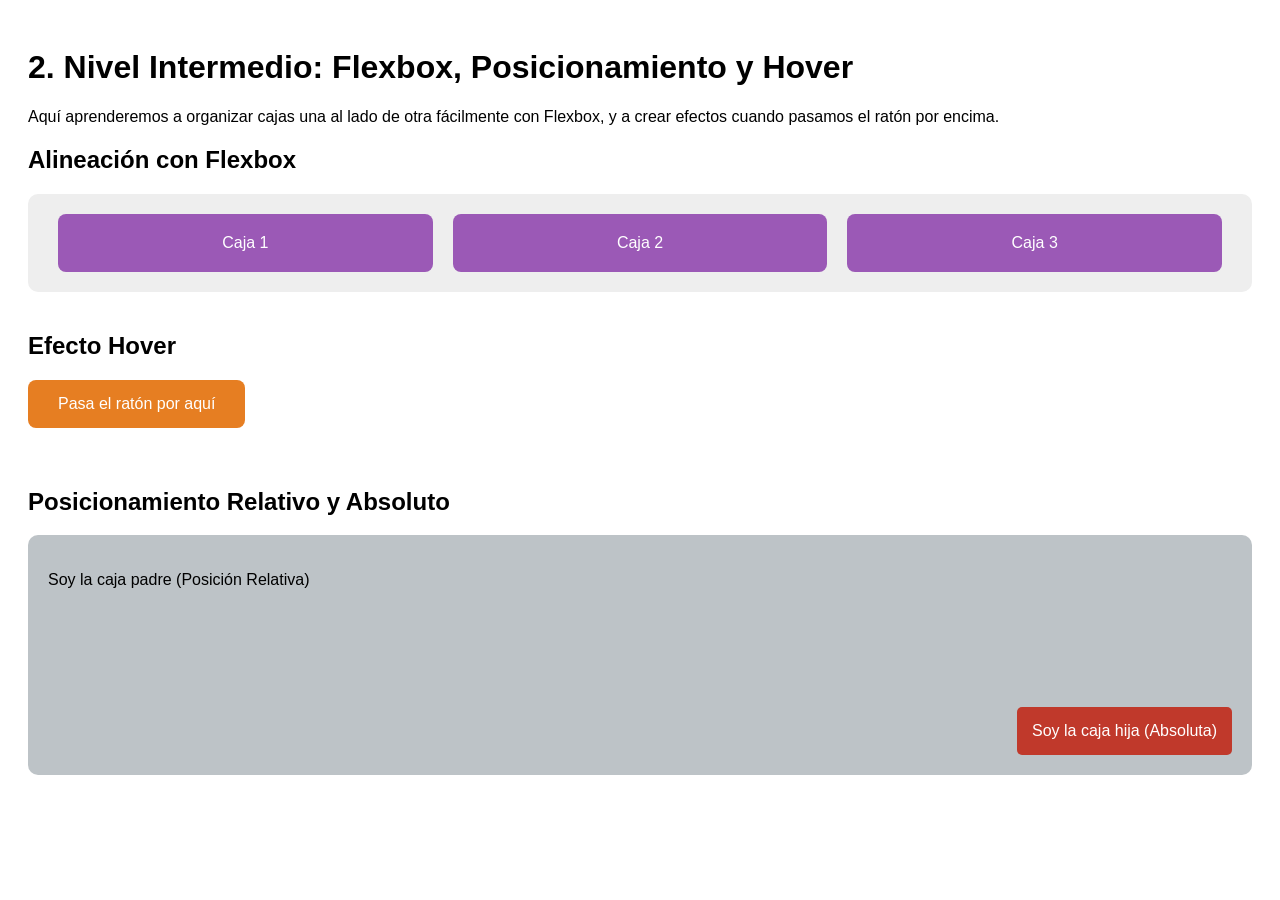
<file: html/intermedio.html>
<!DOCTYPE html>
<html lang="es">
<head>
    <meta charset="UTF-8">
    <meta name="viewport" content="width=device-width, initial-scale=1.0">
    <title>Nivel Intermedio - CSS</title>
    <link rel="stylesheet" href="../css/intermedio.css">
</head>
<body>

    <h1>2. Nivel Intermedio: Flexbox, Posicionamiento y Hover</h1>
    
    <p>Aquí aprenderemos a organizar cajas una al lado de otra fácilmente con Flexbox, y a crear efectos cuando pasamos el ratón por encima.</p>

    <!-- Ejercicio 1: Flexbox -->
    <h2>Alineación con Flexbox</h2>
    <div class="contenedor-flex">
        <div class="caja-flex">Caja 1</div>
        <div class="caja-flex">Caja 2</div>
        <div class="caja-flex">Caja 3</div>
    </div>

    <!-- Ejercicio 2: Hover (Interacción con el ratón) -->
    <h2>Efecto Hover</h2>
    <button class="boton-interactivo">Pasa el ratón por aquí</button>

    <!-- Ejercicio 3: Posicionamiento -->
    <h2>Posicionamiento Relativo y Absoluto</h2>
    <div class="caja-padre">
        <p>Soy la caja padre (Posición Relativa)</p>
        <div class="caja-hija">Soy la caja hija (Absoluta)</div>
    </div>

</body>
</html>
</file>
<file: css/style.css>
/* =========================================================================
   STYLE.CSS — Hoja de estilos del menú principal (index.html)
   ========================================================================= */

* {
    box-sizing: border-box;
    margin: 0;
    padding: 0;
}

body {
    font-family: 'Segoe UI', Tahoma, Geneva, Verdana, sans-serif;
    background-color: #f0f4f8;
    color: #2d3748;
    line-height: 1.6;
    min-height: 100vh;
}

/* ==========================================
   CABECERA
   ========================================== */
.cabecera {
    background: linear-gradient(135deg, #1a1a2e, #16213e, #0f3460);
    color: white;
    padding: 50px 40px;
    text-align: center;
}

.cabecera h1 {
    font-size: 2.4em;
    margin-bottom: 12px;
    letter-spacing: -0.5px;
}

.cabecera p {
    font-size: 1.1em;
    opacity: 0.8;
    max-width: 600px;
    margin: 0 auto;
}

/* ==========================================
   CONTENEDOR PRINCIPAL
   ========================================== */
.contenedor-principal {
    max-width: 960px;
    margin: 0 auto;
    padding: 40px 20px;
    display: flex;
    flex-direction: column;
    gap: 30px;
}

/* ==========================================
   BLOQUES DE TEMA
   ========================================== */
.bloque-tema {
    background: white;
    border-radius: 14px;
    padding: 28px;
    box-shadow: 0 3px 12px rgba(0,0,0,0.08);
}

.titulo-bloque {
    font-size: 1.3em;
    color: #1a1a2e;
    margin-bottom: 18px;
    padding-bottom: 10px;
    border-bottom: 2px solid #e2e8f0;
}

/* ==========================================
   TARJETAS DE NAVEGACIÓN
   ========================================== */
.tarjeta {
    display: flex;
    align-items: flex-start;
    gap: 18px;
    padding: 18px 20px;
    border-radius: 10px;
    margin-bottom: 12px;
    text-decoration: none;
    color: inherit;
    border-left: 5px solid transparent;
    transition: transform 0.2s ease, box-shadow 0.2s ease;
    background-color: #f7fafc;
}

.tarjeta:last-child {
    margin-bottom: 0;
}

.tarjeta:hover {
    transform: translateX(6px);
    box-shadow: 0 4px 16px rgba(0,0,0,0.1);
}

.tarjeta-icono {
    font-size: 2em;
    flex-shrink: 0;
    margin-top: 3px;
}

.tarjeta-info h3 {
    font-size: 1.1em;
    color: #1a1a2e;
    margin-bottom: 4px;
}

.tarjeta-info p {
    font-size: 0.88em;
    color: #718096;
    margin-bottom: 8px;
    line-height: 1.5;
}

/* Colores de borde por nivel */
.tarjeta-html       { border-left-color: #3498db; }
.tarjeta-basico     { border-left-color: #27ae60; }
.tarjeta-intermedio { border-left-color: #f39c12; }
.tarjeta-avanzado   { border-left-color: #e74c3c; }
.tarjeta-definitiva { border-left-color: #8e44ad; }

/* Etiquetas de nivel */
.etiqueta {
    display: inline-block;
    font-size: 0.75em;
    font-weight: bold;
    padding: 3px 10px;
    border-radius: 20px;
    margin-right: 5px;
    letter-spacing: 0.3px;
}

.nivel-basico     { background-color: #d4edda; color: #155724; }
.nivel-intermedio { background-color: #fff3cd; color: #856404; }
.nivel-avanzado   { background-color: #f8d7da; color: #721c24; }
.nivel-completo   { background-color: #e9d6f5; color: #6c1e9e; }
.nivel-nuevo      { background-color: #cce5ff; color: #004085; }

/* ==========================================
   BLOQUE RESUMEN RÁPIDO
   ========================================== */
.bloque-resumen {
    border-left: 5px solid #f39c12;
}

.grid-resumen {
    display: flex;
    flex-wrap: wrap;
    gap: 10px;
    margin-top: 5px;
}

.chip-concepto {
    background-color: #1a1a2e;
    color: #e2e8f0;
    padding: 8px 14px;
    border-radius: 8px;
    font-size: 0.82em;
    font-family: 'Courier New', monospace;
    line-height: 1.4;
    border: 1px solid #2d3748;
    transition: background-color 0.2s ease, transform 0.15s ease;
    cursor: default;
}

.chip-concepto:hover {
    background-color: #0f3460;
    transform: translateY(-2px);
}

/* ==========================================
   PIE DE PÁGINA
   ========================================== */
.pie {
    background-color: #2d3748;
    color: #a0aec0;
    text-align: center;
    padding: 20px;
    font-size: 0.9em;
    margin-top: 10px;
}

/* ==========================================
   RESPONSIVE
   ========================================== */
@media (max-width: 600px) {
    .cabecera h1 { font-size: 1.6em; }
    .cabecera { padding: 30px 20px; }
    .tarjeta { flex-direction: column; gap: 10px; }
    .chip-concepto { font-size: 0.78em; }
}
</file>
<file: css/avanzado.css>
/* ==========================================
   NIVEL AVANZADO - avanzado.css
   ========================================== */

/* Selector de Pseudo-clase Especial (:root): Representa la raíz del documento (el elemento HTML). 
   Se usa para declarar variables CSS globales. */
:root {
    --color-principal: #34495e;
    --color-secundario: #1abc9c;
}

/* Selector de Etiqueta: Afecta a todos los elementos <body> */
body {
    font-family: Arial, sans-serif;
    padding: 20px;
}

/* 1. CSS GRID */
/* Selector de Clase (.): Afecta a elementos con class="contenedor-grid" */
.contenedor-grid {
    display: grid;
    /* Creamos 3 columnas del mismo tamaño (1fr = 1 fracción del espacio) */
    grid-template-columns: 1fr 1fr 1fr; 
    gap: 15px; /* Espacio entre filas y columnas */
    margin-bottom: 50px;
}

/* Selector de Clase (.): Afecta a elementos con class="item-grid" */
.item-grid {
    background-color: var(--color-principal); /* Usamos la variable */
    color: white;
    padding: 30px;
    text-align: center;
    border-radius: 5px;
    font-size: 24px;
}

/* Selector de Clase (.): Afecta a elementos con class="col-ancha" */
.col-ancha {
    grid-column: span 2; /* Ocupará 2 columnas de ancho */
    background-color: var(--color-secundario);
}

/* Regla especial @keyframes: Define los pasos de una animación (no es un selector) */
@keyframes rotar-y-cambiar {
    0% { transform: rotate(0deg); background-color: #f1c40f; }
    50% { transform: rotate(180deg); background-color: #e67e22; border-radius: 50%; } /* A la mitad se hace un círculo */
    100% { transform: rotate(360deg); background-color: #f1c40f; }
}

/* 2. ANIMACIONES */
/* Selector de Clase (.): Afecta a elementos con class="caja-animada" */
.caja-animada {
    width: 200px;
    height: 200px;
    background-color: #f1c40f;
    display: flex;
    justify-content: center;
    align-items: center;
    text-align: center;
    margin-bottom: 50px;
    /* Aplicamos la animación: nombre, duración, curva de velocidad, y repetición */
    animation: rotar-y-cambiar 4s ease-in-out infinite; 
}

/* 3. RESPONSIVE DESIGN */
/* Selector de Clase (.): Afecta a elementos con class="caja-responsive" */
.caja-responsive {
    background-color: #2c3e50;
    color: white;
    padding: 40px;
    text-align: center;
    border-radius: 10px;
}

/* Regla @media (Media Query): Aplica los estilos que están dentro SOLO si se cumple la condición (pantalla de ancho máximo 600px) */
@media (max-width: 600px) {
    
    /* Selector de Clase (.) dentro de la Media Query */
    .caja-responsive {
        background-color: #e74c3c; /* Cambia a rojo en móviles */
    }
    
    /* Selector con Pseudo-elemento (::after) descendiente de un párrafo dentro de .caja-responsive */
    .caja-responsive p::after {
        content: " ¡ESTÁS EN MODO MÓVIL!";
        font-weight: bold;
    }

    /* Selector de Clase (.) dentro de la Media Query */
    .contenedor-grid {
        grid-template-columns: 1fr; /* Pasa de 3 columnas a 1 sola columna en móviles */
    }
    
    /* Selector de Clase (.) dentro de la Media Query */
    .col-ancha {
        grid-column: span 1; /* Le quitamos lo ancho */
    }
}
</file>
<file: css/basico.css>
/* ==========================================
   NIVEL BÁSICO - basico.css
   ========================================== */

/* 1. Selector de Etiqueta (afecta a TODOS los elementos <body> de la página) */
body {
    font-family: Arial, sans-serif; /* Tipo de letra */
    background-color: #f0f8ff;      /* Color de fondo azul muy clarito (AliceBlue) */
    color: #333333;                 /* Color del texto */
    padding: 20px;
}

/* 2. Selector de Clase (empieza con un punto . y afecta a cualquier etiqueta con class="texto-destacado") */
.texto-destacado {
    font-size: 18px;                /* Tamaño de letra */
    font-style: italic;             /* Letra cursiva */
    color: #555555;
}

/* 3. Selector de Clase (afecta a elementos con class="caja-1") */
.caja-1 {
    background-color: #ffffff;      /* Fondo blanco */
    padding: 20px;                  /* Relleno: Espacio HACIA ADENTRO */
    margin-bottom: 30px;            /* Margen: Espacio HACIA AFUERA (abajo) */
    border: 2px solid #3498db;      /* Borde: Grosor, estilo (sólido) y color (azul) */
}

/* 4. Selector de ID (empieza con un hashtag # y afecta únicamente al elemento con id="caja-especial") 
   Los ID son únicos, solo debería haber uno por página HTML */
#caja-especial {
    background-color: #ffeaa7;      /* Fondo amarillo pastel */
    padding: 30px;
    margin-bottom: 30px;
    border: 4px dashed #d63031;     /* Borde punteado rojo */
    border-radius: 15px;            /* ¡Esquinas redondeadas! */
}

/* 5. Selector de Clase (afecta a elementos con class="mi-boton") */
.mi-boton {
    background-color: #2ecc71;      /* Fondo verde */
    color: white;                   /* Texto blanco */
    padding: 15px 25px;
    border: none;                   /* Quitamos el borde por defecto */
    border-radius: 5px;
    font-size: 16px;
    font-weight: bold;              /* Texto en negrita */
    cursor: pointer;                /* Cambia el cursor a una manita */
}
</file>
<file: css/guia-definitiva.css>
/* =========================================================================
   LA GUÍA DEFINITIVA DE CSS (Archivo Explicativo)
   ========================================================================= */

/* 
   ESTILOS GENERALES 
   Aquí seleccionamos la etiqueta <body> entera. Todo lo de adentro heredará la fuente.
*/
body {
    font-family: 'Segoe UI', Tahoma, Geneva, Verdana, sans-serif; /* Tipo de letra */
    line-height: 1.6;        /* Altura de las líneas (hace que sea más fácil leer) */
    background-color: #fafafa; /* Color de fondo gris muy claro */
    color: #222;             /* Color de texto (no se usa negro puro #000 para no cansar la vista) */
    margin: 0;               /* Quitamos el margen feo que los navegadores ponen por defecto */
    padding: 20px;           /* Separamos todo un poco de los bordes de la pantalla */
}

/* ==========================================
   1. SELECTORES (Cómo apuntar al HTML)
   ========================================== */

/* 1.1 SELECTOR DE ETIQUETA: Afecta a TODOS los <h2> de la página */
h2 {
    color: #2c3e50;          /* Azul oscuro */
    border-bottom: 2px solid #3498db; /* Una línea azul debajo del título */
    padding-bottom: 5px;     /* Separación entre el texto del h2 y su línea de abajo */
}

/* 1.2 SELECTOR DE CLASE (.): Afecta solo a quien tenga class="mi-clase" */
.mi-clase {
    color: #e74c3c;          /* Rojo */
    font-weight: bold;       /* Negrita */
}

/* 1.3 SELECTOR DE ID (#): Afecta SOLO al único elemento con id="mi-id" */
#mi-id {
    color: #27ae60;          /* Verde */
    text-decoration: underline; /* Subrayado */
}

/* ==========================================
   2. EL MODELO DE CAJA (Box Model)
   =================================/* Selector de Clase (.): Afecta a elementos con class="caja-demostracion" */
.caja-demostracion {
    /* CONTENIDO */
    width: 300px;            /* Ancho (Width) */
    height: 100px;           /* Alto (Height) */
    background-color: #f39c12; /* Fondo naranja */
    color: white;
    
    /* RELLENO (PADDING): Espacio HACIA ADENTRO */
    /* Empuja el texto hacia el centro, haciendo la caja más gorda */
    padding: 30px;           
    
    /* BORDE (BORDER): La línea que envuelve la caja */
    /* Grosor (4px), Estilo (dashed/punteado), Color (negro) */
    border: 4px dashed #000; 
    
    /* MARGEN (MARGIN): Espacio HACIA AFUERA */
    /* Empuja a las otras cajas lejos de esta. */
    /* El orden es: Arriba Derecha Abajo Izquierda (si pones 4 números) */
    /* Si pones 1 número (ej. 20px), aplica a los 4 lados */
    margin: 20px;            
    
    /* EXTRA */
    border-radius: 10px;     /* Redondea las esquinas */
    box-sizing: border-box;  /* SUPER TRUCO: Hace que el padding no cambie el 'width' de 300px que le dimos */
}

/* ==========================================
   3. TIPOGRAFÍA (Textos)
   ========================================== */

/* Selector de Clase (.): Afecta a elementos con class="texto-1" */
.texto-1 {
    font-size: 24px;         /* Tamaño de la letra */
    font-style: italic;      /* Letra cursiva (inclinada) */
    letter-spacing: 2px;     /* Espacio entre cada letra */
}

/* Selector de Clase (.): Afecta a elementos con class="texto-2" */
.texto-2 {
    text-align: center;      /* Centra el texto (puede ser left, right, center, justify) */
    text-transform: uppercase; /* CONVIERTE TODO A MAYÚSCULAS */
    color: #8e44ad;          /* Morado */
}

/* ==========================================
   4. FONDOS (Backgrounds)
   ========================================== */

/* Selector Descendiente (espacio): Selecciona cualquier elemento <div> que esté DENTRO de un elemento con la clase .fondos-ejemplo */
.fondos-ejemplo div {
    height: 100px;
    margin-bottom: 10px;
    color: white;
    text-align: center;
    line-height: 100px;      /* Truco: igualar line-height al height centra el texto verticalmente */
}

/* Selector de Clase (.): Afecta a elementos con class="fondo-solido" */
.fondo-solido {
    background-color: #34495e; /* Un solo color aburrido */
}

/* Selector de Clase (.): Afecta a elementos con class="fondo-gradiente" */
.fondo-gradiente {
    /* Degradado lineal: de izquierda a derecha, de azul a morado */
    background: linear-gradient(to right, #3498db, #9b59b6);
}

/* ==========================================
   5. FLEXBOX (Para maquetar la web)
   ========================================== */

/* Selector de Clase (.): Afecta a elementos con class="mi-contenedor-flex" */
.mi-contenedor-flex {
    /* ¡Magia! Convierte la caja en un contenedor Flex */
    display: flex;           
    
    /* DIRECCIÓN: row (fila/horizontal) o column (columna/vertical) */
    flex-direction: row;     
    
    /* JUSTIFICAR EJE HORIZONTAL */
    /* flex-start (izquierda), center (centro), flex-end (derecha), 
       space-between (separados a los extremos), space-around (espacio igual alrededor) */
    justify-content: space-around; 
    
    /* ALINEAR EJE VERTICAL */
    align-items: center;     
    
    background-color: #ecf0f1;
    padding: 20px;
}

/* Selector de Clase (.): Afecta a elementos con class="cajita" */
.cajita {
    background-color: #16a085;
    color: white;
    padding: 20px 40px;      /* 20px arriba/abajo, 40px izquierda/derecha */
    border-radius: 8px;
    font-weight: bold;
}

/* ==========================================
   6. EXTRAS: HOVER Y TRANSICIONES
   ========================================== */

/* Selector con Pseudo-clase (:hover): Aplica estilos a la clase .cajita SOLO cuando pasas el ratón por encima */
.cajita:hover {
    background-color: #1abc9c;   /* Cambia color al pasar ratón */
    transform: translateY(-10px);/* Se eleva 10 píxeles */
    cursor: pointer;             /* Manita del ratón */
}

/* Selector de Clase (.): Definición de transición para que los cambios en .cajita sean suaves */
.cajita {
    /* Hace que todos los cambios que sufra (como el hover) tarden 0.3 segundos en vez de ser instantáneos */
    transition: all 0.3s ease; 
}

/* ==========================================
   6. TIPOS DE DISPLAY
   ========================================== */

/* Selector de Clase (.): Aplica al contenedor del demo de display */
.demo-display {
    background-color: #f8f9fa;
    padding: 15px;
    border-radius: 8px;
    border: 1px dashed #ccc;
}

/* Selector de Clase (.): Hace que el elemento se comporte como bloque (ocupa toda la fila) */
.demo-block {
    display: block;
    background-color: #2980b9;
    color: white;
    padding: 10px;
    margin-bottom: 10px;
    border-radius: 4px;
}

/* Selector de Clase (.): Hace que el elemento se comporte como línea (no acepta width/height) */
.demo-inline {
    display: inline;
    background-color: #e74c3c;
    color: white;
    padding: 5px 10px;
    border-radius: 4px;
    margin: 2px;
}

/* Selector de Clase (.): Hace que el elemento sea inline-block (línea, pero acepta width/height) */
.demo-inline-block {
    display: inline-block;
    background-color: #27ae60;
    color: white;
    padding: 10px;
    width: 120px;         /* ¡Esto NO funcionaría con display: inline! */
    text-align: center;
    border-radius: 4px;
    margin: 2px;
}

/* ==========================================
   7. OVERFLOW
   ========================================== */

/* Selector de Clase (.): Contenedor flex para las cajas de overflow */
.demo-overflow-wrap {
    display: flex;
    gap: 15px;
    margin-top: 10px;
}

/* Selectores Agrupados por coma (,): Aplica estas propiedades base a las tres clases simultáneamente para no repetir código */
.overflow-visible,
.overflow-hidden,
.overflow-scroll {
    width: 180px;
    height: 80px;         /* Caja pequeña para que el texto no quepa */
    background-color: #dfe6e9;
    border: 2px solid #636e72;
    padding: 8px;
    border-radius: 6px;
    font-size: 13px;
}

/* Selector de Clase (.): Muestra todo el contenido desbordado fuera de la caja */
.overflow-visible { overflow: visible; }

/* Selector de Clase (.): Recorta y oculta el contenido que no quepa en la caja */
.overflow-hidden  { overflow: hidden; }

/* Selector de Clase (.): Fuerza la aparición de barras de desplazamiento */
.overflow-scroll  { overflow: scroll; }

/* ==========================================
   8. Z-INDEX, FIXED Y STICKY
   ========================================== */

/* Selector de Clase (.): Estilo de nota destacada amarilla */
.nota-tip {
    background-color: #fff3cd;
    border-left: 4px solid #f39c12;
    padding: 10px 15px;
    border-radius: 4px;
    margin-top: 15px;
}

/* Selector de Clase (.): Crea un marco de referencia de posicionamiento relativo */
.demo-zindex-container {
    position: relative;   /* Contexto de apilamiento */
    height: 120px;
    margin: 15px 0;
}

/* Selector de Clase (.): Estilos comunes para las cajas posicionadas de forma absoluta */
.capa {
    position: absolute;   /* Necesario para que z-index funcione */
    width: 200px;
    height: 70px;
    border-radius: 8px;
    display: flex;
    align-items: center;
    justify-content: center;
    color: white;
    font-weight: bold;
    font-size: 14px;
}

/* Selector de Clase (.): Capa inferior (z-index: 1) */
.capa-1 {
    background-color: #c0392b;  /* Rojo — la más abajo */
    top: 30px;
    left: 0px;
    z-index: 1;
}

/* Selector de Clase (.): Capa intermedia (z-index: 2) */
.capa-2 {
    background-color: #8e44ad;  /* Morado — en el medio */
    top: 15px;
    left: 80px;
    z-index: 2;
}

/* Selector de Clase (.): Capa superior (z-index: 3) */
.capa-3 {
    background-color: #2980b9;  /* Azul — la más arriba */
    top: 0px;
    left: 160px;
    z-index: 3;
}

/* ==========================================
   9. PSEUDO-ELEMENTOS ::before y ::after
   ========================================== */

/* Selector de Clase (.): Contenedor del demo de pseudo-elementos */
.demo-pseudoelementos {
    background-color: #f8f9fa;
    padding: 15px;
    border-radius: 8px;
    margin: 10px 0;
}

/* Selector con Pseudo-elemento (::before): Inserta texto o emojis ANTES del contenido del elemento */
.con-before-after::before {
    content: "👉 ";          /* El contenido que aparece ANTES */
    font-size: 1.2em;
}

/* Selector con Pseudo-elemento (::after): Inserta texto o emojis DESPUÉS del contenido del elemento */
.con-before-after::after {
    content: " 👈";          /* El contenido que aparece DESPUÉS */
    font-size: 1.2em;
}

/* Selector con Pseudo-elemento (::before): Inserta un check de éxito antes del texto */
.con-icono::before {
    content: "✅ ";           /* Un check antes del texto */
    color: #27ae60;
}

/* Selector de Clase (.): Elemento al que se le añadirá una línea decorativa */
.con-linea {
    font-weight: bold;
    font-size: 18px;
    display: inline-block;    /* Necesario para que el ::after funcione bien */
}

/* Selector con Pseudo-elemento (::after): Crea una línea decorativa debajo del texto sin tocar el HTML */
.con-linea::after {
    content: "";              /* Sin texto, pero necesario */
    display: block;           /* Que ocupe su propia línea */
    height: 3px;
    background: linear-gradient(to right, #3498db, #9b59b6);
    border-radius: 3px;
    margin-top: 4px;
}

/* ==========================================
   10. HERENCIA Y !IMPORTANT
   ========================================== */

/* Selector de Clase (.): Contenedor padre para ilustrar qué propiedades heredan los hijos */
.demo-herencia {
    /* Estas propiedades SÍ se heredan a los hijos */
    color: #2980b9;
    font-family: Georgia, serif;
    font-size: 16px;

    /* Estas NO se heredan automáticamente */
    border: 2px solid #2980b9;
    padding: 15px;
    border-radius: 8px;
    background-color: #eaf4fc;
}

/* Selector de Clase (.): Contenedor del ejemplo de !important */
.demo-important {
    padding: 10px;
    background-color: #ffeaa7;
    border-radius: 8px;
    margin-top: 10px;
}

/* Selector de Clase (.): Aplica color rojo a los elementos con esta clase */
.importante-ejemplo {
    color: red;
}

/* Selector Descendiente con !important: Selecciona .importante-ejemplo dentro de .demo-important e ignora la especificidad usando !important */
.demo-important .importante-ejemplo {
    color: green !important;  /* ⚠️ Úsalo solo cuando sea estrictamente necesario */
    font-weight: bold;
}

/* ==========================================
   11. SELECTORES COMBINADOS
   ========================================== */

/* Selector de Clase (.): Contenedor para el demo de combinadores */
.demo-selectores {
    background-color: #f8f9fa;
    padding: 15px;
    border-radius: 8px;
    border: 1px dashed #ccc;
}

/* Selector de Clase (.): Caja gris padre */
.caja-padre-sel {
    background-color: #d5dbdb;
    padding: 10px;
    border-radius: 6px;
    margin-bottom: 10px;
}

/* Selector de Hijo Directo (>): Selecciona únicamente elementos .p-directo que sean hijos inmediatos de .caja-padre-sel */
.caja-padre-sel > .p-directo {
    color: #c0392b;
    font-weight: bold;
    margin: 0 0 5px 0;
}

/* Selector de Descendiente (espacio): Selecciona cualquier elemento .p-nieto que esté en cualquier nivel dentro de .caja-padre-sel (como un nieto) */
.caja-padre-sel .p-nieto {
    color: #8e44ad;
    font-style: italic;
    margin: 5px 0 0 0;
}

/* Selector de Hermano Adyacente (+): Selecciona el primer elemento .p-adyacente que vaya inmediatamente después de .h3-demo al mismo nivel */
.h3-demo + .p-adyacente {
    color: #e67e22;
    font-weight: bold;
    border-left: 4px solid #e67e22;
    padding-left: 8px;
}

/* Selector de Hermano General (~): Selecciona todos los elementos .p-general que estén al mismo nivel y después de .h3-demo */
.h3-demo ~ .p-general {
    color: #27ae60;
    border-left: 4px solid #27ae60;
    padding-left: 8px;
    margin: 4px 0;
}

/* ==========================================
   12. UNIDADES CSS Y SOMBRAS
   ========================================== */

/* Selector de Clase (.): Contenedor flex para las cajas de unidades */
.demo-unidades {
    display: flex;
    flex-direction: column;
    gap: 10px;
    margin-top: 10px;
}

/* Selectores Agrupados por coma (,): Aplica estilos estéticos base a las cuatro clases de cajas juntas */
.caja-px, .caja-em, .caja-rem, .caja-vw {
    background-color: #2c3e50;
    color: white;
    padding: 12px;
    border-radius: 6px;
    text-align: center;
}

/* Selector de Clase (.): Ancho estático en píxeles */
.caja-px  { width: 200px; }

/* Selector de Clase (.): Ancho relativo al tamaño de letra del contenedor (em) */
.caja-em  { width: 2em; font-size: 80px; padding: 5px; }

/* Selector de Clase (.): Letra y tamaño relativo a la raíz HTML (rem) */
.caja-rem { font-size: 1.5rem; width: fit-content; }

/* Selector de Clase (.): Ancho relativo a la ventana del navegador (vw) */
.caja-vw  { width: 50vw; }

/* Selector de Clase (.): Contenedor flex de sombras */
.demo-sombras {
    display: flex;
    gap: 20px;
    margin-top: 10px;
    flex-wrap: wrap;
}

/* Selector de Clase (.): Caja con sombra exterior (box-shadow) */
.caja-box-shadow {
    background-color: #3498db;
    color: white;
    padding: 20px 30px;
    border-radius: 8px;
    /* X     Y    Difuminado  Color semitransparente */
    box-shadow: 4px 4px 15px rgba(0, 0, 0, 0.3);
    font-weight: bold;
}

/* Selector de Clase (.): Caja con sombra interior en el texto (text-shadow) */
.caja-text-shadow {
    background-color: #1a1a2e;
    color: white;
    padding: 20px 30px;
    border-radius: 8px;
    font-size: 22px;
    font-weight: bold;
    /* X    Y   Difuminado  Color */
    text-shadow: 2px 2px 8px rgba(52, 152, 219, 0.9);
}
</file>
<file: css/intermedio.css>
/* ==========================================
   NIVEL INTERMEDIO - intermedio.css
   ========================================== */

/* Selector de Etiqueta: Afecta a todos los elementos <body> */
body {
    font-family: Arial, sans-serif;
    padding: 20px;
}

/* 1. FLEXBOX */
/* Selector de Clase (.): Afecta a elementos con class="contenedor-flex" */
.contenedor-flex {
    display: flex;                  /* Activamos el superpoder de Flexbox */
    justify-content: space-between; /* Separa las cajas equitativamente */
    align-items: center;            /* Centra las cajas verticalmente */
    background-color: #eee;
    padding: 20px;
    border-radius: 10px;
    margin-bottom: 40px;
}

/* Selector de Clase (.): Afecta a elementos con class="caja-flex" */
.caja-flex {
    background-color: #9b59b6;      /* Morado */
    color: white;
    padding: 20px;
    border-radius: 8px;
    flex: 1;                        /* Todas las cajas ocupan el mismo ancho */
    margin: 0 10px;                 /* Margen izquierdo y derecho */
    text-align: center;
}

/* 2. HOVER (Interacción) */
/* Selector de Clase (.): Afecta a elementos con class="boton-interactivo" */
.boton-interactivo {
    background-color: #e67e22;      /* Naranja */
    color: white;
    padding: 15px 30px;
    border: none;
    border-radius: 8px;
    font-size: 16px;
    cursor: pointer;
    transition: 0.3s;               /* Hace que el cambio sea suave, dura 0.3 segundos */
    margin-bottom: 40px;
}

/* Selector con Pseudo-clase (:hover): Afecta al botón interactivo SOLO cuando el ratón pasa por encima */
.boton-interactivo:hover {
    background-color: #d35400;      /* Naranja más oscuro */
    transform: translateY(-5px);    /* ¡Hace que el botón "salte" hacia arriba 5 píxeles! */
    box-shadow: 0 10px 15px rgba(0,0,0,0.2); /* Aparece una sombra debajo */
}

/* 3. POSICIONAMIENTO */
/* Selector de Clase (.): Afecta a elementos con class="caja-padre" */
.caja-padre {
    background-color: #bdc3c7;
    height: 200px;
    padding: 20px;
    position: relative;             /* IMPORTANTE: Actúa como marco de referencia para la hija */
    border-radius: 10px;
}

/* Selector de Clase (.): Afecta a elementos con class="caja-hija" */
.caja-hija {
    background-color: #c0392b;      /* Rojo */
    color: white;
    padding: 15px;
    border-radius: 5px;
    position: absolute;             /* Se posiciona libremente DENTRO de la caja padre */
    bottom: 20px;                   /* Se pega a 20px de la parte inferior del padre */
    right: 20px;                    /* Se pega a 20px de la parte derecha del padre */
}
</file>
<file: css/html-semantico.css>
/* =========================================================================
   GUÍA DE HTML SEMÁNTICO - html-semantico.css
   ========================================================================= */

/* RESET Y BASE */

/* Selector Universal (*): Selecciona TODOS los elementos de la página sin excepción */
* {
    box-sizing: border-box;
    margin: 0;
    padding: 0;
}

/* Selector de Etiqueta: Afecta a todos los elementos <body> */
body {
    font-family: 'Segoe UI', Tahoma, Geneva, Verdana, sans-serif;
    background-color: #f0f4f8;
    color: #2d3748;
    line-height: 1.7;
}

/* Selector de Etiqueta: Afecta a todos los elementos <code> (código inline) */
code {
    background-color: #edf2f7;
    color: #c0392b;
    padding: 2px 6px;
    border-radius: 4px;
    font-size: 0.88em;
    font-family: 'Courier New', monospace;
}

/* Selector de Etiqueta: Afecta a todos los elementos <pre> (bloques de código preformateado) */
pre {
    background-color: #1e1e2e;
    color: #cdd6f4;
    padding: 20px;
    border-radius: 10px;
    overflow-x: auto;
    font-size: 14px;
    line-height: 1.8;
}

/* Selector Descendiente (espacio): Selecciona el elemento <code> que esté dentro de un <pre> */
pre code {
    background: none;
    color: inherit;
    padding: 0;
    font-size: inherit;
}

/* Selectores Agrupados por coma (,): Aplica el line-height a los h1, h2 y h3 simultáneamente */
h1, h2, h3 { line-height: 1.3; }

/* Selector de Etiqueta: Afecta a los h3 */
h3 { margin: 15px 0 8px; color: #4a5568; }

/* Selectores Agrupados por coma (,): Aplica a las listas desordenadas (ul) y ordenadas (ol) */
ul, ol { padding-left: 25px; }

/* Selector de Etiqueta: Afecta a los elementos de lista (li) */
li { margin-bottom: 5px; }

/* Selector de Etiqueta: Afecta a los párrafos (p) */
p { margin-bottom: 10px; }

/* ==========================================
   CABECERA PRINCIPAL
   ========================================== */

/* Selector de Clase (.): Afecta a la cabecera principal con class="cabecera-principal" */
.cabecera-principal {
    background: linear-gradient(135deg, #1a1a2e, #16213e, #0f3460);
    color: white;
    padding: 40px;
    text-align: center;
}

/* Selector Descendiente: Selecciona el h1 dentro de .cabecera-principal */
.cabecera-principal h1 {
    font-size: 2.2em;
    margin-bottom: 10px;
}

/* Selector Descendiente: Selecciona el p dentro de .cabecera-principal */
.cabecera-principal p {
    font-size: 1.1em;
    opacity: 0.85;
    margin-bottom: 20px;
}

/* Selector de Clase (.): Afecta al menú con class="nav-principal" */
.nav-principal {
    display: flex;
    justify-content: center;
    flex-wrap: wrap;
    gap: 10px;
    margin-top: 15px;
}

/* Selector Descendiente: Selecciona los enlaces (a) que están dentro de .nav-principal */
.nav-principal a {
    color: white;
    text-decoration: none;
    background-color: rgba(255,255,255,0.15);
    padding: 6px 16px;
    border-radius: 20px;
    font-size: 0.9em;
    transition: background-color 0.2s ease;
}

/* Selector Descendiente con Pseudo-clase (:hover): Selecciona los enlaces dentro de .nav-principal al pasar el ratón */
.nav-principal a:hover {
    background-color: rgba(255,255,255,0.35);
}

/* ==========================================
   SECCIONES
   ========================================== */

/* Selector de Etiqueta: Afecta a la etiqueta contenedora <main> */
main {
    max-width: 960px;
    margin: 0 auto;
    padding: 30px 20px;
}

/* Selector de Clase (.): Afecta a los bloques con class="seccion" */
.seccion {
    background-color: white;
    border-radius: 12px;
    padding: 30px;
    margin-bottom: 30px;
    box-shadow: 0 2px 10px rgba(0,0,0,0.07);
    border-left: 5px solid #3498db;
}

/* Selector Descendiente: Selecciona el título h2 dentro de .seccion */
.seccion h2 {
    color: #1a1a2e;
    font-size: 1.5em;
    margin-bottom: 15px;
    padding-bottom: 10px;
    border-bottom: 2px solid #e2e8f0;
}

/* ==========================================
   SECCIÓN 1: TABLA SEMÁNTICA
   ========================================== */

/* Selector de Clase (.): Afecta a la tabla con class="tabla-semantica" */
.tabla-semantica {
    border-radius: 8px;
    overflow: hidden;
    border: 1px solid #e2e8f0;
    margin: 15px 0;
}

/* Selector de Clase (.): Afecta a las filas con class="fila-semantica" */
.fila-semantica {
    display: grid;
    grid-template-columns: 1fr 2fr 2fr;
    gap: 0;
    border-bottom: 1px solid #e2e8f0;
}

/* Selector con Pseudo-clase (:last-child): Afecta a la última fila para quitarle el borde inferior */
.fila-semantica:last-child {
    border-bottom: none;
}

/* Selectores Agrupados de Descendientes: Selecciona los span y code que están dentro de .fila-semantica */
.fila-semantica span,
.fila-semantica code {
    padding: 10px 14px;
    display: flex;
    align-items: center;
    border-right: 1px solid #e2e8f0;
    font-size: 0.9em;
}

/* Selectores Agrupados de Descendientes con Pseudo-clase (:last-child): Afecta al último hijo de cada fila */
.fila-semantica span:last-child,
.fila-semantica code:last-child {
    border-right: none;
}

/* Selector de Clase (.): Afecta a la cabecera de la tabla */
.cabecera-tabla {
    background-color: #2d3748;
    color: white;
    font-weight: bold;
}

/* Selector Descendiente: Selecciona los span dentro de .cabecera-tabla */
.cabecera-tabla span {
    color: white;
    background: none;
}

/* Selector Complejo (Pseudo-clase funcional): Selecciona filas impares (:nth-child(even)) excluyendo la cabecera (:not(.cabecera-tabla)) */
.fila-semantica:nth-child(even):not(.cabecera-tabla) {
    background-color: #f7fafc;
}

/* Diagrama visual de estructura */

/* Selector de Clase (.): Contenedor del diagrama visual */
.diagrama-structure {
    margin-top: 20px;
    display: flex;
    flex-direction: column;
    gap: 6px;
    font-weight: bold;
    text-align: center;
}

/* Selectores Agrupados: Estilos de bloque para header, nav y footer en el diagrama */
.diag-header, .diag-nav, .diag-footer {
    padding: 12px;
    border-radius: 6px;
    color: white;
}

/* Selectores de Clase (.) individuales para el color de cada parte del diagrama */
.diag-header { background-color: #2980b9; }
.diag-nav    { background-color: #8e44ad; }
.diag-footer { background-color: #7f8c8d; }

/* Selector de Clase (.): Fila del cuerpo del diagrama (main + aside) */
.diag-cuerpo {
    display: flex;
    gap: 6px;
}

/* Selector de Clase (.): Parte del contenido principal en el diagrama */
.diag-main {
    flex: 3;
    background-color: #27ae60;
    color: white;
    padding: 20px 12px;
    border-radius: 6px;
    font-weight: bold;
    text-align: center;
}

/* Selector de Clase (.): Parte del aside en el diagrama */
.diag-aside {
    flex: 1;
    background-color: #e67e22;
    color: white;
    padding: 20px 12px;
    border-radius: 6px;
    font-weight: bold;
    text-align: center;
}

/* ==========================================
   SECCIÓN 2: HEADINGS Y TEXTOS
   ========================================== */

/* Selector de Clase (.): Contenedor de las cabeceras */
.demo-headings {
    background-color: #f7fafc;
    padding: 15px;
    border-radius: 8px;
    border: 1px dashed #cbd5e0;
}

/* Selector de Clase (.): Resetea y define estilos estéticos a los headings del demo */
.demo-h {
    color: #2d3748 !important;
    border: none !important;
    padding: 4px 0 !important;
    margin: 2px 0 !important;
}

/* Selector de Clase (.): Contenedor de textos del demo */
.demo-textos {
    background-color: #f7fafc;
    padding: 15px;
    border-radius: 8px;
    border: 1px dashed #cbd5e0;
    margin-top: 10px;
}

/* Selector Descendiente: Selecciona los párrafos dentro de .demo-textos */
.demo-textos p {
    margin-bottom: 8px;
    padding-bottom: 8px;
    border-bottom: 1px solid #e2e8f0;
}

/* Selector Descendiente con Pseudo-clase (:last-child): Quita la línea divisoria al último párrafo */
.demo-textos p:last-child {
    border-bottom: none;
    margin-bottom: 0;
}

/* Selector de Etiqueta: Afecta a los textos marcados (<mark>) */
mark {
    background-color: #ffd32a;
    padding: 0 3px;
    border-radius: 2px;
}

/* Selector de Etiqueta: Afecta a las líneas divisorias horizontales (<hr>) */
hr {
    border: none;
    border-top: 2px solid #cbd5e0;
    margin: 10px 0;
}

/* ==========================================
   SECCIÓN 3: LISTAS
   ========================================== */

/* Selector de Clase (.): Contenedor flex del demo de listas */
.demo-listas {
    display: flex;
    gap: 20px;
    flex-wrap: wrap;
    margin-top: 10px;
}

/* Selector de Clase (.): Tarjeta para cada tipo de lista */
.tipo-lista {
    flex: 1;
    min-width: 200px;
    background-color: #f7fafc;
    padding: 15px;
    border-radius: 8px;
    border: 1px dashed #cbd5e0;
}

/* Selector Descendiente: Títulos de cada lista */
.tipo-lista h3 {
    color: #2980b9;
    margin-bottom: 10px;
    font-size: 0.9em;
}

/* Selector Descendiente: Términos de la lista de definición (dt) */
dl dt {
    font-weight: bold;
    color: #2980b9;
    margin-top: 6px;
}

/* Selector Descendiente: Definiciones de la lista (dd) */
dl dd {
    margin-left: 15px;
    font-size: 0.9em;
    color: #555;
}

/* ==========================================
   SECCIÓN 4: ENLACES E IMÁGENES
   ========================================== */

/* Selector de Clase (.): Contenedor de enlaces del demo */
.demo-enlaces {
    background-color: #f7fafc;
    padding: 15px;
    border-radius: 8px;
    border: 1px dashed #cbd5e0;
    margin: 10px 0;
}

/* Selector Descendiente: Enlaces dentro de .demo-enlaces */
.demo-enlaces a {
    color: #2980b9;
    font-weight: bold;
}

/* Selector Descendiente: Párrafos dentro de .demo-enlaces */
.demo-enlaces p {
    padding-bottom: 8px;
    border-bottom: 1px solid #e2e8f0;
    margin-bottom: 8px;
}

/* Selector de Clase (.): Bloque de código de la imagen */
.demo-img-codigo {
    background-color: #1e1e2e;
    color: #cdd6f4;
    padding: 15px 20px;
    border-radius: 8px;
    margin: 10px 0;
    font-family: 'Courier New', monospace;
    font-size: 14px;
}

/* Selector Descendiente: Elemento code dentro de .demo-img-codigo */
.demo-img-codigo code {
    background: none;
    color: #cdd6f4;
    padding: 0;
}

/* ==========================================
   SECCIÓN 5: TABLAS
   ========================================== */

/* Selector de Clase (.): Bloque del código de la tabla */
.demo-codigo-tabla {
    margin: 10px 0;
}

/* Selector de Clase (.): Tabla de ejemplo estilizada */
.tabla-ejemplo {
    width: 100%;
    border-collapse: collapse; /* Junta los bordes de las celdas */
    margin-top: 15px;
    border-radius: 8px;
    overflow: hidden;
    box-shadow: 0 1px 5px rgba(0,0,0,0.1);
}

/* Selector Descendiente: Celdas de cabecera (th) dentro de .tabla-ejemplo */
.tabla-ejemplo th {
    background-color: #2d3748;
    color: white;
    padding: 12px 15px;
    text-align: left;
}

/* Selector Descendiente: Celdas normales (td) dentro de .tabla-ejemplo */
.tabla-ejemplo td {
    padding: 10px 15px;
    border-bottom: 1px solid #e2e8f0;
}

/* Selector Descendiente con Pseudo-clase (:nth-child): Filas alternas (pares) en el cuerpo */
.tabla-ejemplo tbody tr:nth-child(even) {
    background-color: #f7fafc;
}

/* Selector Descendiente con Pseudo-clase (:hover): Ilumina la fila al pasar el cursor */
.tabla-ejemplo tbody tr:hover {
    background-color: #ebf4fd;
}

/* Selector Descendiente: Celdas del pie de tabla (tfoot td) */
.tabla-ejemplo tfoot td {
    background-color: #edf2f7;
    font-weight: bold;
    color: #4a5568;
}

/* ==========================================
   SECCIÓN 6: FORMULARIOS
   ========================================== */

/* Selector de Clase (.): Formulario de ejemplo contenedor */
.formulario-ejemplo {
    background-color: #f7fafc;
    padding: 20px;
    border-radius: 10px;
    border: 1px solid #e2e8f0;
}

/* Selector de Clase (.): Caja del campo del formulario */
.campo-form {
    margin-bottom: 15px;
}

/* Selector Descendiente: Etiquetas label dentro de .campo-form */
.campo-form label {
    display: block;
    font-weight: bold;
    color: #4a5568;
    margin-bottom: 5px;
    font-size: 0.9em;
}

/* Selectores de Atributo Agrupados: Aplica estilos comunes a inputs de texto, email, password, number, select y textarea */
.campo-form input[type="text"],
.campo-form input[type="email"],
.campo-form input[type="password"],
.campo-form input[type="number"],
.campo-form select,
.campo-form textarea {
    display: block;
    width: 100%;
    padding: 10px 14px;
    border: 2px solid #cbd5e0;
    border-radius: 6px;
    font-size: 15px;
    font-family: inherit;
    transition: border-color 0.2s ease;
    background-color: white;
}

/* Selectores de Atributo y Pseudo-clases Agrupados (:focus): Cambia el borde al hacer clic en los campos */
.campo-form input:focus,
.campo-form select:focus,
.campo-form textarea:focus {
    outline: none;
    border-color: #3498db;
    box-shadow: 0 0 0 3px rgba(52, 152, 219, 0.15);
}

/* Selector de Clase (.): Contenedor de los radio buttons */
.radio-group {
    display: flex;
    gap: 15px;
    flex-wrap: wrap;
    margin-top: 5px;
}

/* Selector Descendiente: Las etiquetas label dentro del grupo de radios */
.radio-group label {
    font-weight: normal;
    display: flex;
    align-items: center;
    gap: 5px;
    cursor: pointer;
}

/* Selector de Clase (.): Fila de botones del formulario */
.botones-form {
    display: flex;
    gap: 10px;
    flex-wrap: wrap;
    margin-top: 5px;
}

/* Selector de Clase (.): Botón de enviar */
.btn-submit {
    background-color: #27ae60;
    color: white;
    border: none;
    padding: 12px 20px;
    border-radius: 6px;
    font-size: 14px;
    cursor: pointer;
    transition: background-color 0.2s ease;
}

/* Selector con Pseudo-clase (:hover): Cambia el fondo del botón de enviar */
.btn-submit:hover { background-color: #219150; }

/* Selector de Clase (.): Botón de limpiar */
.btn-reset {
    background-color: #e74c3c;
    color: white;
    border: none;
    padding: 12px 20px;
    border-radius: 6px;
    font-size: 14px;
    cursor: pointer;
    transition: background-color 0.2s ease;
}

/* Selector con Pseudo-clase (:hover): Cambia el fondo del botón de limpiar */
.btn-reset:hover { background-color: #c0392b; }

/* ==========================================
   SECCIÓN 7: ETIQUETAS INLINE vs BLOCK
   ========================================== */

/* Selector de Clase (.): Contenedor de la lista de etiquetas */
.lista-etiquetas {
    display: flex;
    flex-wrap: wrap;
    gap: 8px;
    margin: 10px 0;
    padding: 15px;
    background-color: #fff5f5;
    border-radius: 8px;
    border: 2px solid #fed7d7;
}

/* Selector Descendiente: Etiquetas code dentro de .lista-etiquetas */
.lista-etiquetas code {
    background-color: #c0392b;
    color: white;
    padding: 4px 10px;
    border-radius: 4px;
}

/* Selector Multiclase / Encadenado (sin espacio): Selecciona elementos que tienen simultáneamente las clases .lista-etiquetas e .inline */
.lista-etiquetas.inline {
    background-color: #f0fff4;
    border-color: #c6f6d5;
}

/* Selector Multiclase + Descendiente: Selecciona code dentro de un elemento que tenga ambas clases (.lista-etiquetas e .inline) */
.lista-etiquetas.inline code {
    background-color: #27ae60;
    color: white;
}

/* ==========================================
   PIE DE PÁGINA
   ========================================== */

/* Selector de Clase (.): Pie de página inferior */
.pie-pagina {
    background-color: #2d3748;
    color: #a0aec0;
    text-align: center;
    padding: 20px;
    margin-top: 20px;
    font-size: 0.9em;
}
</file>
